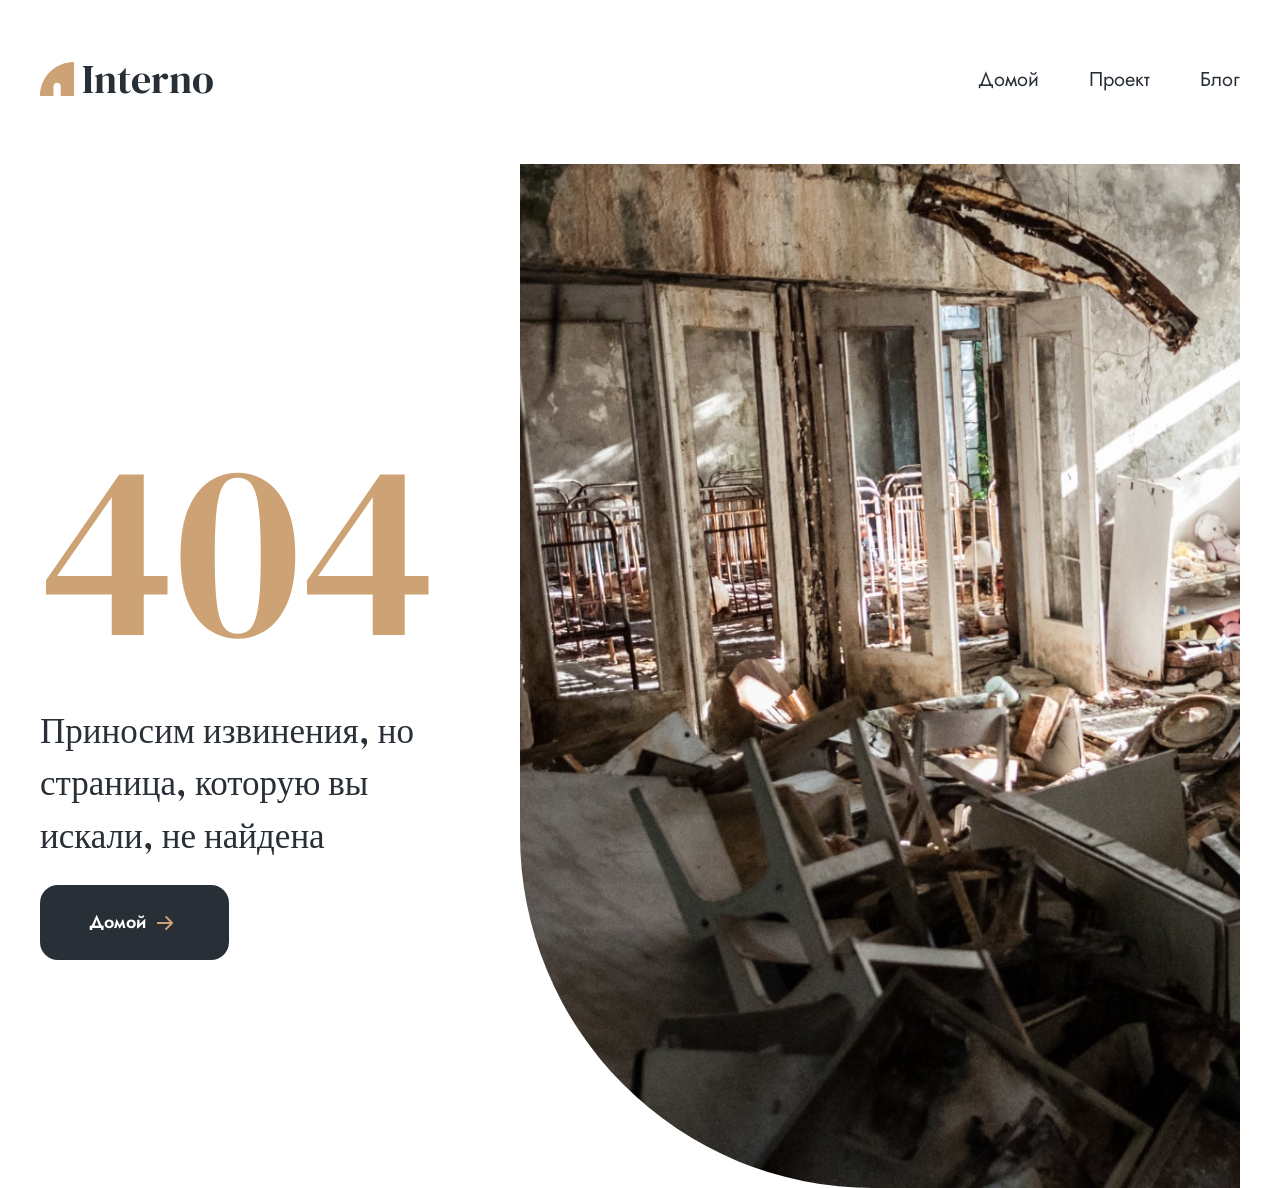
<file: index.html>
<!doctype html><html lang=""><head><meta charset="utf-8"><meta http-equiv="X-UA-Compatible" content="IE=edge"><meta name="viewport" content="width=device-width,initial-scale=1"><link rel="icon" href="/favicon.ico"><link rel="preconnect" href="https://fonts.googleapis.com"><link rel="preconnect" href="https://fonts.gstatic.com" crossorigin><link href="https://fonts.googleapis.com/css2?family=DM+Serif+Display:ital@0;1&display=swap" rel="stylesheet"><link href="https://fonts.googleapis.com/css2?family=DM+Serif+Display:ital@0;1&family=Jost:ital,wght@0,100..900;1,100..900&display=swap" rel="stylesheet"><title>app</title><script defer="defer" src="/js/chunk-vendors.9585250c.js"></script><script defer="defer" src="/js/app.49f0c6b6.js"></script><link href="/css/app.729c943f.css" rel="stylesheet"></head><body><noscript><strong>We're sorry but app doesn't work properly without JavaScript enabled. Please enable it to continue.</strong></noscript><div id="app"></div></body></html>
</file>
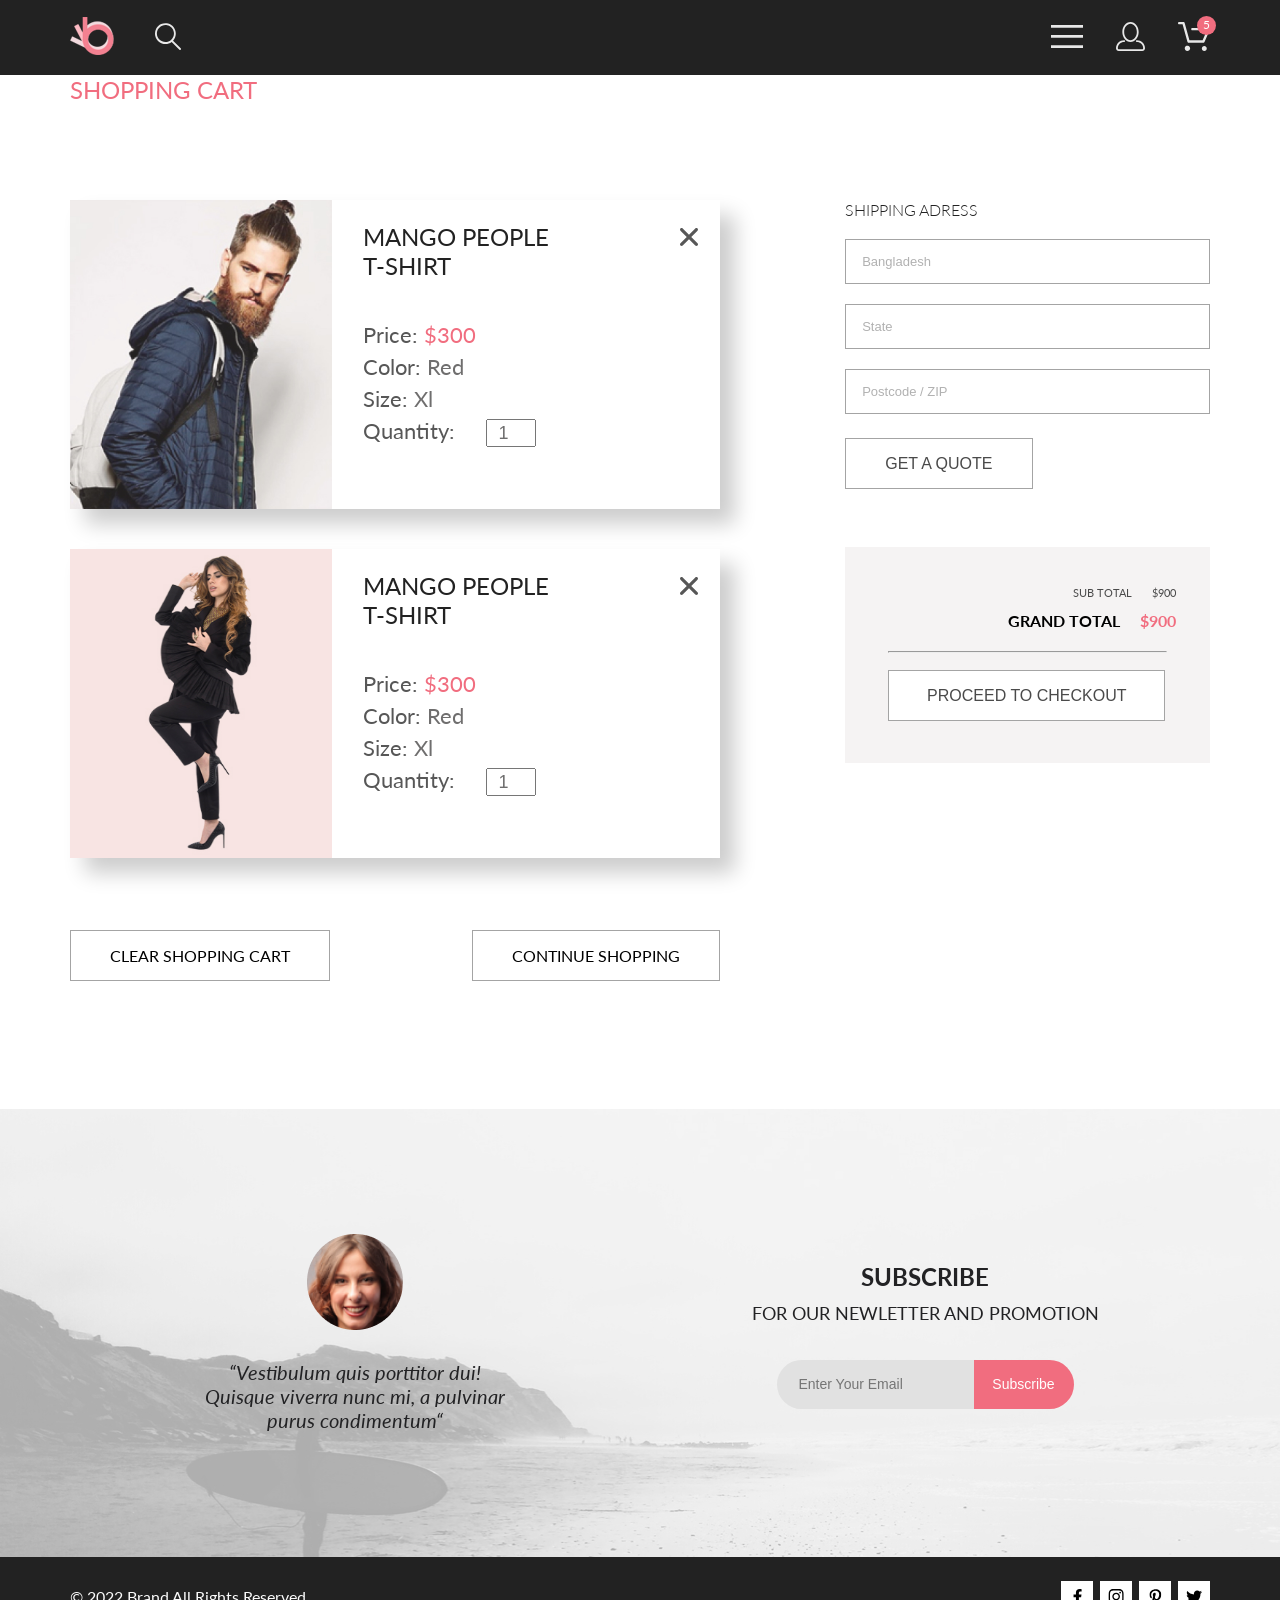
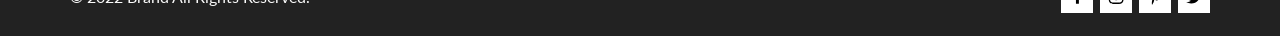
<file: cart.html>
<!DOCTYPE html>
<html lang="en">

<head>
    <link rel="preconnect" href="https://fonts.googleapis.com">
    <link rel="preconnect" href="https://fonts.gstatic.com" crossorigin>
    <link href="https://fonts.googleapis.com/css2?family=Lato:wght@300;400;700;900&display=swap" rel="stylesheet">
    <meta charset="UTF-8">
    <meta http-equiv="X-UA-Compatible" content="IE=edge">
    <meta name="viewport" content="width=device-width, initial-scale=1.0">
    <title>Catalog</title>
    <link rel="stylesheet" href="fonts/stylesheet.css">
    <link rel="stylesheet" href="style.css">
</head>

<body>
    <div class="top">
        <header class="header center">
            <div class="header__left">
                <a href="index.html"><img src="img/logo.svg" alt="logo"></a>
                <a href="" class="search"><img src="img/search.svg" alt="search"></a>
            </div>
            <div class="header__right">
                <div class="nav">
                    <label for="burger">
                        <img class="menu__img" src="img/menu.svg" alt="menu">
                    </label>
                    <input class="header__checkbox" id="burger" type="checkbox">
                    <nav class="menu">
                        <h3 class="menu__title">MENU</h3>
                        <h3 class="menu__subtitle">MAN</h3>
                        <li class="menu__list"><a class="menu__link" href="catalog.html">Accessories</a></li>
                        <li class="menu__list"><a class="menu__link" href="">Bags</a></li>
                        <li class="menu__list"><a class="menu__link" href="">Denim</a></li>
                        <li class="menu__list"><a class="menu__link" href="">T-Shirts</a></li>
                        <h3 class="menu__subtitle">WOMAN</h3>
                        <li class="menu__list"><a class="menu__link" href="">Accessories</a></li>
                        <li class="menu__list"><a class="menu__link" href="">Jackets&Coats</a></li>
                        <li class="menu__list"><a class="menu__link" href="">Polos</a></li>
                        <li class="menu__list"><a class="menu__link" href="">T-Shirts</a></li>
                        <h3 class="menu__subtitle">KIDS</h3>
                        <li class="menu__list"><a class="menu__link" href="">Accessories</a></li>
                        <li class="menu__list"><a class="menu__link" href="">Jackets&Coats</a></li>
                        <li class="menu__list"><a class="menu__link" href="">Polos</a></li>
                        <li class="menu__list"><a class="menu__link" href="">T-Shirts</a></li>
                    </nav>
                </div>
                <div class="account">
                    <img class="account__logo" src="img/account.svg" alt="account">
                </div>
                <div class="cart">
                    <a href="cart.html"><img class="cart__logo" src="img/cart.svg" alt="cart"></a>
                    <div class="count__products">5</div>
                </div>
            </div>
        </header>
        <div class="shopping-cart__head center">
            <h3 class="shopping-cart__title">SHOPPING CART</h3>
        </div>
        <div class="shopping-cart center">
            <div class="shopping-cart__products">
                <div class="shopping-cart__product">
                    <img src="img/product-1.jpg" alt="product-1" class="shopping-cart__product__img">
                    <div class="shopping-cart__product__info">
                        <a class="shopping-cart__product__title" href="">MANGO PEOPLE T-SHIRT</a>
                        <div class="shopping-cart__product__parametrs">
                            <p class="shopping-cart__product__parametr">Price: <span
                                    class="shopping-cart__product__price">$300</span></p>
                            <p class="shopping-cart__product__parametr">Color: <span
                                    class="shopping-cart__product__color">Red</span></p>
                            <p class="shopping-cart__product__parametr">Size: <span
                                    class="shopping-cart__product__size">Xl</span></p>
                            <p class="shopping-cart__product__parametr">Quantity: <input
                                    class="shopping-cart__product__quantity" type="number" value="1"></p>
                        </div>
                    </div>
                    <a href="" class="shopping-cart__product__delete"><svg class="" width="18.000000" height="18.000000"
                            viewBox="0 0 18 18" fill="none" xmlns="http://www.w3.org/2000/svg"
                            xmlns:xlink="http://www.w3.org/1999/xlink">
                            <defs />
                            <path id="Vector"
                                d="M11.24 9L17.53 2.71C17.82 2.41 17.99 2.01 17.99 1.59C17.99 1.17 17.82 0.76 17.53 0.46C17.23 0.16 16.83 0 16.4 0C15.98 0 15.58 0.16 15.28 0.46L9 6.75L2.71 0.46C2.41 0.16 2.01 0 1.59 0C1.16 0 0.76 0.16 0.46 0.46C0.16 0.76 0 1.16 0 1.59C0 2.01 0.16 2.41 0.46 2.71L6.75 9L0.46 15.28C0.16 15.58 0 15.98 0 16.4C0 16.83 0.16 17.23 0.46 17.53C0.76 17.83 1.16 18 1.59 18C2.01 18 2.41 17.83 2.71 17.53L9 11.24L15.28 17.53C15.58 17.83 15.98 18 16.4 18C16.83 18 17.23 17.83 17.53 17.53C17.83 17.23 18 16.83 18 16.4C18 15.98 17.83 15.58 17.53 15.28L11.24 9Z"
                                fill="#575757" fill-opacity="1.000000" fill-rule="nonzero" />
                        </svg></a>


                </div>

                <div class="shopping-cart__product">
                    <img src="img/product-2.jpg" alt="product-2" class="shopping-cart__product__img">
                    <div class="shopping-cart__product__info">
                        <a class="shopping-cart__product__title" href="">MANGO PEOPLE T-SHIRT</a>
                        <div class="shopping-cart__product__parametrs">
                            <p class="shopping-cart__product__parametr">Price: <span
                                    class="shopping-cart__product__price">$300</span></p>
                            <p class="shopping-cart__product__parametr">Color: <span
                                    class="shopping-cart__product__color">Red</span></p>
                            <p class="shopping-cart__product__parametr">Size: <span
                                    class="shopping-cart__product__size">Xl</span></p>
                            <p class="shopping-cart__product__parametr">Quantity: <input
                                    class="shopping-cart__product__quantity" type="number" value="1"></p>
                        </div>
                    </div>
                    <a href="" class="shopping-cart__product__delete"><svg class="" width="18.000000" height="18.000000"
                            viewBox="0 0 18 18" fill="none" xmlns="http://www.w3.org/2000/svg"
                            xmlns:xlink="http://www.w3.org/1999/xlink">
                            <defs />
                            <path id="Vector"
                                d="M11.24 9L17.53 2.71C17.82 2.41 17.99 2.01 17.99 1.59C17.99 1.17 17.82 0.76 17.53 0.46C17.23 0.16 16.83 0 16.4 0C15.98 0 15.58 0.16 15.28 0.46L9 6.75L2.71 0.46C2.41 0.16 2.01 0 1.59 0C1.16 0 0.76 0.16 0.46 0.46C0.16 0.76 0 1.16 0 1.59C0 2.01 0.16 2.41 0.46 2.71L6.75 9L0.46 15.28C0.16 15.58 0 15.98 0 16.4C0 16.83 0.16 17.23 0.46 17.53C0.76 17.83 1.16 18 1.59 18C2.01 18 2.41 17.83 2.71 17.53L9 11.24L15.28 17.53C15.58 17.83 15.98 18 16.4 18C16.83 18 17.23 17.83 17.53 17.53C17.83 17.23 18 16.83 18 16.4C18 15.98 17.83 15.58 17.53 15.28L11.24 9Z"
                                fill="#575757" fill-opacity="1.000000" fill-rule="nonzero" />
                        </svg></a>


                </div>
                <div class="shopping-cart__buttons">
                    <a href="#" class="shopping-cart__button">CLEAR SHOPPING CART</a>
                    <a href="#" class="shopping-cart__button">CONTINUE SHOPPING</a>
                </div>
            </div>
            <div class="shopping-cart__processing">
                <form class="shopping-cart__shipping-adress" action="">
                    <h3 class="shopping-cart__shipping-adress-title">SHIPPING ADRESS</h3>
                    <div class="shopping-cart__form__input">
                        <label for="name"></label>
                        <input class="shopping-cart__form__input-field" type="text" name="name" id="name" required
                            placeholder="Bangladesh" />
                    </div>
                    <div class="shopping-cart__form__input">
                        <label for="name"></label>
                        <input class="shopping-cart__form__input-field" type="text" name="state" id="state" required
                            placeholder="State" />
                    </div>
                    <div class="shopping-cart__form__input">
                        <label for="name"></label>
                        <input class="shopping-cart__form__input-field" type="text" name="zip" id="zip" required
                            placeholder="Postcode / ZIP" />
                    </div>
                    <div>
                        <input class="shopping-cart__getquote-button" type="submit" value="GET A QUOTE"/>
                    </div>
                </form>
                <div class="shopping-cart__checkout">
                    <p class="shopping-cart__sub-total">SUB TOTAL <span class="shopping-cart__sub-total__price"></span>$900</p>
                    <p class="shopping-cart__grand-total">GRAND TOTAL <span class="shopping-cart__grand-total__price">$900</span></p>
                    <hr class="shopping-cart__checkout__line">
                    <button class="shopping-cart__checkout-button">PROCEED TO CHECKOUT</button>
                </div>
            </div>
        </div>
        <section class="subscribe center">
            <div class="subscribe__info">
                <img class="subscribe__info__img" src="img/subscribe.png" alt="subscribe">
                <p class="subscribe__dsc">“Vestibulum quis porttitor dui! Quisque viverra nunc mi, a pulvinar purus
                    condimentum“
                </p>
            </div>
            <div class="subscribe__form">
                <h3 class="subscribe__title">SUBSCRIBE</h3>
                <h4 class="subscribe__subtitle">FOR OUR NEWLETTER AND PROMOTION</h4>
                <form class="subscribe__input" action="#">
                    <input class="subscribe__input__field" type="email" required placeholder="Enter Your Email">
                    <button class="subscribe__button">Subscribe</button>
                </form>
            </div>
        </section>
        <footer class="footer">
            <div class="footer__copyright">
                <p class="footer__copyright-text">
                    © 2022 Brand All Rights Reserved.
                </p>
            </div>
            <div class="footer__social__media">
                <a href="#">
                    <div class="footer__social-media-icon"><svg width="11" height="16" viewBox="0 0 11 16" fill="none"
                            xmlns="http://www.w3.org/2000/svg">
                            <path
                                d="M9.08836 8.28L9.50686 5.61602H6.89022V3.88729C6.89022 3.15847 7.25574 2.44806 8.42765 2.44806H9.61722V0.179975C9.61722 0.179975 8.53772 0 7.50561 0C5.35073 0 3.9422 1.27593 3.9422 3.5857V5.61602H1.54688V8.28H3.9422V14.72H6.89022V8.28H9.08836Z"
                                fill="black" />
                        </svg>
                    </div>
                </a>
                <a href="">
                    <div class="footer__social-media-icon"><svg width="16" height="15" viewBox="0 0 16 15" fill="none"
                            xmlns="http://www.w3.org/2000/svg">
                            <path
                                d="M8.13677 3.68162C6.02163 3.68162 4.31555 5.38494 4.31555 7.49666C4.31555 9.60838 6.02163 11.3117 8.13677 11.3117C10.2519 11.3117 11.958 9.60838 11.958 7.49666C11.958 5.38494 10.2519 3.68162 8.13677 3.68162ZM8.13677 9.97693C6.76991 9.97693 5.65248 8.86463 5.65248 7.49666C5.65248 6.12869 6.76658 5.01639 8.13677 5.01639C9.50695 5.01639 10.6211 6.12869 10.6211 7.49666C10.6211 8.86463 9.50363 9.97693 8.13677 9.97693ZM13.0056 3.52557C13.0056 4.02029 12.6065 4.41541 12.1143 4.41541C11.6188 4.41541 11.223 4.01697 11.223 3.52557C11.223 3.03416 11.6221 2.63572 12.1143 2.63572C12.6065 2.63572 13.0056 3.03416 13.0056 3.52557ZM15.5364 4.42869C15.4799 3.2367 15.2072 2.18084 14.3325 1.31092C13.4612 0.440997 12.4036 0.168732 11.2097 0.108966C9.9792 0.0392395 6.29101 0.0392395 5.0605 0.108966C3.8699 0.165411 2.81233 0.437677 1.93768 1.3076C1.06302 2.17752 0.793639 3.23338 0.733776 4.42537C0.663937 5.65389 0.663937 9.33611 0.733776 10.5646C0.790313 11.7566 1.06302 12.8125 1.93768 13.6824C2.81233 14.5523 3.86658 14.8246 5.0605 14.8844C6.29101 14.9541 9.9792 14.9541 11.2097 14.8844C12.4036 14.8279 13.4612 14.5556 14.3325 13.6824C15.2039 12.8125 15.4766 11.7566 15.5364 10.5646C15.6063 9.33611 15.6063 5.65721 15.5364 4.42869ZM13.9468 11.8828C13.6874 12.5336 13.1852 13.0349 12.53 13.2972C11.5489 13.6857 9.22094 13.5961 8.13677 13.5961C7.05259 13.5961 4.72128 13.6824 3.74353 13.2972C3.09169 13.0383 2.58951 12.5369 2.32678 11.8828C1.93768 10.9033 2.02747 8.57908 2.02747 7.49666C2.02747 6.41424 1.941 4.0867 2.32678 3.11053C2.58619 2.45975 3.08837 1.95838 3.74353 1.69608C4.72461 1.3076 7.05259 1.39725 8.13677 1.39725C9.22094 1.39725 11.5523 1.31092 12.53 1.69608C13.1818 1.95506 13.684 2.45643 13.9468 3.11053C14.3359 4.09002 14.2461 6.41424 14.2461 7.49666C14.2461 8.57908 14.3359 10.9066 13.9468 11.8828Z"
                                fill="black" />
                        </svg>
                    </div>
                </a>
                <a href="">
                    <div class="footer__social-media-icon"><svg width="13" height="16" viewBox="0 0 13 16" fill="none"
                            xmlns="http://www.w3.org/2000/svg">
                            <g clip-path="url(#clip0__190__1618)">
                                <path
                                    d="M6.7402 0.203125C3.55552 0.203125 0.408081 2.34063 0.408081 5.8C0.408081 8 1.63726 9.25 2.38221 9.25C2.68951 9.25 2.86643 8.3875 2.86643 8.14375C2.86643 7.85313 2.13079 7.23438 2.13079 6.025C2.13079 3.5125 4.03043 1.73125 6.48878 1.73125C8.60259 1.73125 10.167 2.94062 10.167 5.1625C10.167 6.82187 9.50585 9.93437 7.3641 9.93437C6.59121 9.93437 5.93006 9.37187 5.93006 8.56563C5.93006 7.38438 6.74951 6.24062 6.74951 5.02187C6.74951 2.95312 3.83487 3.32812 3.83487 5.82812C3.83487 6.35313 3.90006 6.93437 4.13286 7.4125C3.70451 9.26875 2.82919 12.0344 2.82919 13.9469C2.82919 14.5375 2.91299 15.1188 2.96886 15.7094C3.0744 15.8281 3.02163 15.8156 3.18304 15.7563C4.74744 13.6 4.69157 13.1781 5.39928 10.3562C5.78107 11.0875 6.76814 11.4812 7.55034 11.4812C10.8468 11.4812 12.3274 8.24688 12.3274 5.33125C12.3274 2.22813 9.66415 0.203125 6.7402 0.203125Z"
                                    fill="black" />
                            </g>
                            <defs>
                                <clipPath id="clip0__190__1618">
                                    <rect width="11.9193" height="16" fill="white" transform="translate(0.408081)" />
                                </clipPath>
                            </defs>
                        </svg>
                    </div>
                </a>
                <a href="">
                    <div class="footer__social-media-icon">
                        <svg width="17" height="14" viewBox="0 0 17 14" fill="none" xmlns="http://www.w3.org/2000/svg">
                            <path
                                d="M14.4181 3.74107C14.4281 3.88319 14.4281 4.02535 14.4281 4.16747C14.4281 8.50247 11.1509 13.4974 5.16096 13.4974C3.31558 13.4974 1.60132 12.9593 0.159302 12.0253C0.421495 12.0558 0.673569 12.0659 0.94585 12.0659C2.46851 12.0659 3.8702 11.5482 4.98953 10.6649C3.5576 10.6345 2.3576 9.69032 1.94415 8.39081C2.14585 8.42125 2.34751 8.44156 2.5593 8.44156C2.85172 8.44156 3.14418 8.40094 3.41643 8.32991C1.92401 8.02531 0.80465 6.70553 0.80465 5.11163V5.07103C1.23825 5.31469 1.74249 5.46697 2.2769 5.48725C1.39959 4.89841 0.824826 3.89335 0.824826 2.75628C0.824826 2.14716 0.98614 1.58878 1.26851 1.10147C2.87187 3.09131 5.28195 4.39078 7.98443 4.53294C7.93403 4.28928 7.90376 4.0355 7.90376 3.78169C7.90376 1.97457 9.35586 0.502502 11.1609 0.502502C12.0987 0.502502 12.9457 0.89844 13.5407 1.53803C14.2768 1.39591 14.9827 1.12178 15.6079 0.746159C15.3659 1.5076 14.8516 2.14719 14.176 2.55325C14.8315 2.48222 15.4668 2.29944 16.0516 2.04566C15.608 2.69538 15.0533 3.27403 14.4181 3.74107Z"
                                fill="black" />
                        </svg>
                    </div>
                </a>
            </div>
        </footer>
    </div>
</body>

</html>
</file>
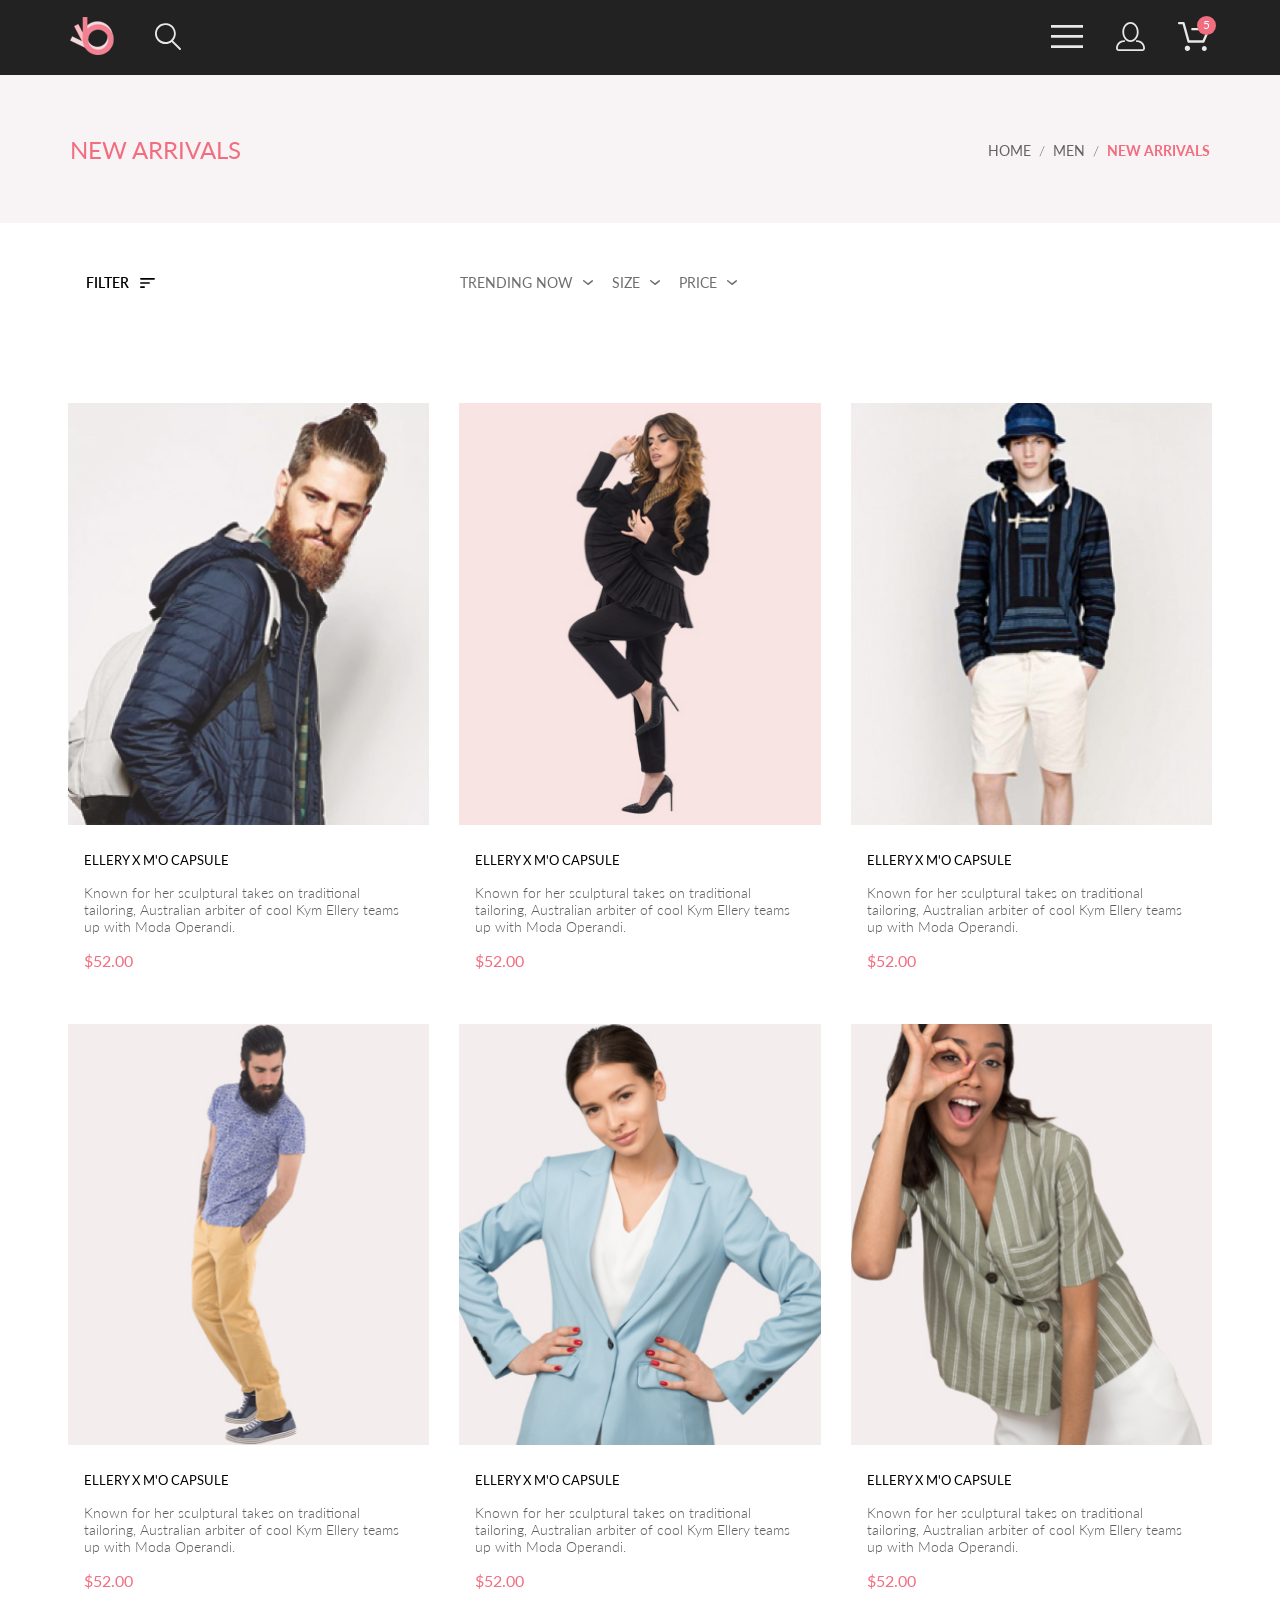
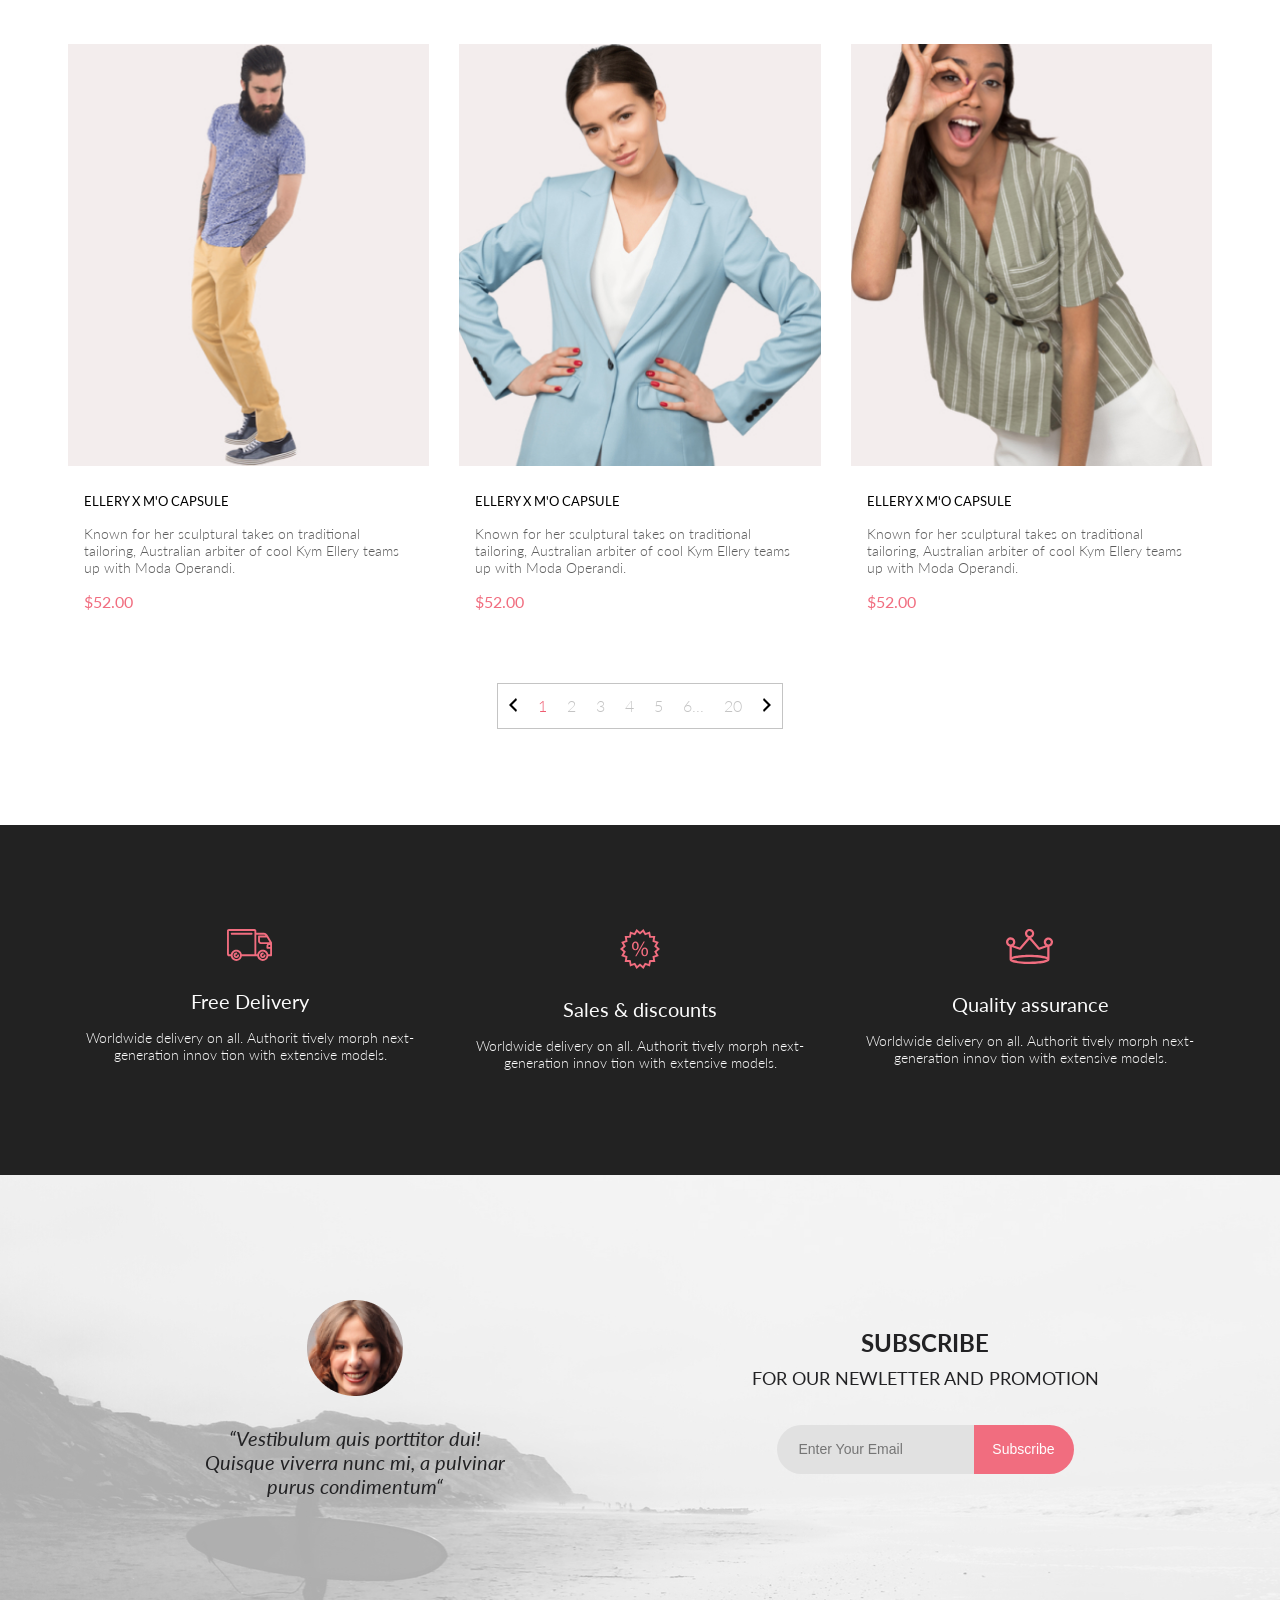
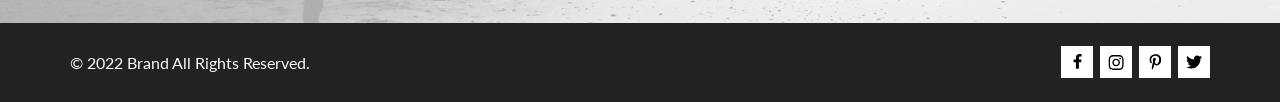
<file: catalog.html>
<!DOCTYPE html>
<html lang="en">

<head>
    <link rel="preconnect" href="https://fonts.googleapis.com">
    <link rel="preconnect" href="https://fonts.gstatic.com" crossorigin>
    <link href="https://fonts.googleapis.com/css2?family=Lato:wght@300;400;700;900&display=swap" rel="stylesheet">
    <meta charset="UTF-8">
    <meta http-equiv="X-UA-Compatible" content="IE=edge">
    <meta name="viewport" content="width=device-width, initial-scale=1.0">
    <title>Catalog</title>
    <link rel="stylesheet" href="fonts/stylesheet.css">
    <link rel="stylesheet" href="style.css">
</head>

<body>
    <div class="top">
        <header class="header center">
            <div class="header__left">
                <a href="index.html"><img src="img/logo.svg" alt="logo"></a>
                <a href="" class="search"><img src="img/search.svg" alt="search"></a>
            </div>
            <div class="header__right">
                <div class="nav">
                    <label for="burger">
                        <img class="menu__img" src="img/menu.svg" alt="menu">
                    </label>
                    <input class="header__checkbox" id="burger" type="checkbox">
                    <nav class="menu">
                        <h3 class="menu__title">MENU</h3>
                        <h3 class="menu__subtitle">MAN</h3>
                        <li class="menu__list"><a class="menu__link" href="catalog.html">Accessories</a></li>
                        <li class="menu__list"><a class="menu__link" href="">Bags</a></li>
                        <li class="menu__list"><a class="menu__link" href="">Denim</a></li>
                        <li class="menu__list"><a class="menu__link" href="">T-Shirts</a></li>
                        <h3 class="menu__subtitle">WOMAN</h3>
                        <li class="menu__list"><a class="menu__link" href="">Accessories</a></li>
                        <li class="menu__list"><a class="menu__link" href="">Jackets&Coats</a></li>
                        <li class="menu__list"><a class="menu__link" href="">Polos</a></li>
                        <li class="menu__list"><a class="menu__link" href="">T-Shirts</a></li>
                        <h3 class="menu__subtitle">KIDS</h3>
                        <li class="menu__list"><a class="menu__link" href="">Accessories</a></li>
                        <li class="menu__list"><a class="menu__link" href="">Jackets&Coats</a></li>
                        <li class="menu__list"><a class="menu__link" href="">Polos</a></li>
                        <li class="menu__list"><a class="menu__link" href="">T-Shirts</a></li>
                    </nav>
                </div>
                <div class="account">
                    <a href="registration.html"><img class="account__logo" src="img/account.svg" alt="account"></a>
                </div>
                <div class="cart">
                    <a href="cart.html"><img class="cart__logo" src="img/cart.svg" alt="cart"></a>
                    <div class="count__products">5</div>
                </div>
            </div>
        </header>
        <section class="breadcrumbs__head center">
            <h3 class="breadcrumbs__title">NEW ARRIVALS</h3>
            <div class="breadcrumbs">
                <div class="breadcrumbs__box-link"><a href="" class="breadcrumbs__link">HOME</a></div>
                <div class="breadcrumbs__box-link"><a href="" class="breadcrumbs__link">MEN</a></div>
                <div class="breadcrumbs__box-link"><a href="" class="breadcrumbs__link">NEW ARRIVALS</a></div>
            </div>
        </section>
        <div class="filter-sort center">
            <details class="filter">
                <summary class="filter__summary"><span class="filter__heading">FILTER</span><svg width="15.000000"
                        height="10.000000" viewBox="0 0 15 10" fill="none" xmlns="http://www.w3.org/2000/svg"
                        xmlns:xlink="http://www.w3.org/1999/xlink">
                        <defs />
                        <path
                            d="M0.83 10L4.16 10C4.62 10 5 9.62 5 9.16C5 8.7 4.62 8.33 4.16 8.33L0.83 8.33C0.37 8.33 0 8.7 0 9.16C0 9.62 0.37 10 0.83 10ZM0 0.83C0 1.29 0.37 1.66 0.83 1.66L14.16 1.66C14.62 1.66 15 1.29 15 0.83C15 0.37 14.62 0 14.16 0L0.83 0C0.37 0 0 0.37 0 0.83ZM0.83 5.83L9.16 5.83C9.62 5.83 10 5.45 10 5C10 4.54 9.62 4.16 9.16 4.16L0.83 4.16C0.37 4.16 0 4.54 0 5C0 5.45 0.37 5.83 0.83 5.83Z"
                            fill="#000000" fill-opacity="1.000000" fill-rule="nonzero" />
                    </svg>
                </summary>
                <div class="filter__content">
                    <details class="filter__item" open>
                        <summary class="filter__head">
                            CATEGORY
                        </summary>
                        <div class="filter__link-box">
                            <a href="" class="filter__link">Accessories</a>
                            <a href="" class="filter__link">Bags</a>
                            <a href="" class="filter__link">Denim</a>
                            <a href="" class="filter__link">Hoodies & Sweatshirts</a>
                            <a href="" class="filter__link">Jackets & Coats</a>
                            <a href="" class="filter__link">Polos</a>
                            <a href="" class="filter__link">Shirts</a>
                            <a href="" class="filter__link">Shoes</a>
                            <a href="" class="filter__link">Sweaters & Knits</a>
                            <a href="" class="filter__link">T-Shirts</a>
                            <a href="" class="filter__link">Tanks</a>
                        </div>
                    </details>
                    <details class="filter__item">
                        <summary class="filter__head">
                            BRAND
                        </summary>
                        <div class="filter__link-box">
                            <a href="" class="filter__link">Accessories</a>
                            <a href="" class="filter__link">Bags</a>
                            <a href="" class="filter__link">Denim</a>
                            <a href="" class="filter__link">Hoodies & Sweatshirts</a>
                            <a href="" class="filter__link">Jackets & Coats</a>
                            <a href="" class="filter__link">Polos</a>
                            <a href="" class="filter__link">Shirts</a>
                            <a href="" class="filter__link">Shoes</a>
                            <a href="" class="filter__link">Sweaters & Knits</a>
                            <a href="" class="filter__link">T-Shirts</a>
                            <a href="" class="filter__link">Tanks</a>
                        </div>
                    </details>
                    <details class="filter__item">
                        <summary class="filter__head">
                            DESIGNED
                        </summary>
                        <div class="filter__link-box">
                            <a href="" class="filter__link">Accessories</a>
                            <a href="" class="filter__link">Bags</a>
                            <a href="" class="filter__link">Denim</a>
                            <a href="" class="filter__link">Hoodies & Sweatshirts</a>
                            <a href="" class="filter__link">Jackets & Coats</a>
                            <a href="" class="filter__link">Polos</a>
                            <a href="" class="filter__link">Shirts</a>
                            <a href="" class="filter__link">Shoes</a>
                            <a href="" class="filter__link">Sweaters & Knits</a>
                            <a href="" class="filter__link">T-Shirts</a>
                            <a href="" class="filter__link">Tanks</a>
                        </div>
                    </details>
                </div>
            </details>
            <div class="sort">
                <details class="sort__details">
                    <summary class="sort__summary"><span class="sort__heading">TRENDING NOW</span><svg width="11.000000"
                            height="6.000000" viewBox="0 0 11 6" fill="none" xmlns="http://www.w3.org/2000/svg"
                            xmlns:xlink="http://www.w3.org/1999/xlink">
                            <defs />
                            <path id="Vector"
                                d="M5 5C4.83 5 4.67 4.94 4.54 4.83L0.25 1.26C0.11 1.14 0.02 0.96 0 0.78C-0.02 0.59 0.04 0.4 0.16 0.25C0.28 0.11 0.46 0.02 0.64 0C0.83 -0.02 1.02 0.04 1.17 0.16L5 3.36L8.83 0.27C8.9 0.22 8.98 0.17 9.07 0.14C9.16 0.12 9.26 0.11 9.35 0.12C9.45 0.13 9.54 0.16 9.62 0.2C9.7 0.25 9.78 0.31 9.83 0.38C9.9 0.46 9.95 0.54 9.98 0.63C10.01 0.73 10.02 0.83 10.01 0.93C10 1.02 9.97 1.12 9.93 1.2C9.88 1.29 9.81 1.37 9.73 1.42L5.45 4.88C5.32 4.97 5.16 5.01 5 5Z"
                                fill="#6F6E6E" fill-opacity="1.000000" fill-rule="nonzero" />
                        </svg>
                    </summary>
                    <div class="sort__box">
                        <div class="sort__check">
                            <input class="sort__checkbox" id="sort__check1" type="checkbox">
                            <label for="sort__check1">XS</label>
                        </div>
                        <div class="sort__check">
                            <input class="sort__checkbox" id="sort__check2" type="checkbox">
                            <label for="sort__check2">S</label>
                        </div>
                        <div class="sort__check">
                            <input class="sort__checkbox" id="sort__check3" type="checkbox">
                            <label for="sort__check3">M</label>
                        </div>
                        <div class="sort__check">
                            <input class="sort__checkbox" id="sort__check4" type="checkbox">
                            <label for="sort__check4">L</label>
                        </div>
                    </div>
                </details>
                <details class="sort__details">
                    <summary class="sort__summary"><span class="sort__heading">SIZE</span><svg width="11.000000"
                            height="6.000000" viewBox="0 0 11 6" fill="none" xmlns="http://www.w3.org/2000/svg"
                            xmlns:xlink="http://www.w3.org/1999/xlink">
                            <defs />
                            <path id="Vector"
                                d="M5 5C4.83 5 4.67 4.94 4.54 4.83L0.25 1.26C0.11 1.14 0.02 0.96 0 0.78C-0.02 0.59 0.04 0.4 0.16 0.25C0.28 0.11 0.46 0.02 0.64 0C0.83 -0.02 1.02 0.04 1.17 0.16L5 3.36L8.83 0.27C8.9 0.22 8.98 0.17 9.07 0.14C9.16 0.12 9.26 0.11 9.35 0.12C9.45 0.13 9.54 0.16 9.62 0.2C9.7 0.25 9.78 0.31 9.83 0.38C9.9 0.46 9.95 0.54 9.98 0.63C10.01 0.73 10.02 0.83 10.01 0.93C10 1.02 9.97 1.12 9.93 1.2C9.88 1.29 9.81 1.37 9.73 1.42L5.45 4.88C5.32 4.97 5.16 5.01 5 5Z"
                                fill="#6F6E6E" fill-opacity="1.000000" fill-rule="nonzero" />
                        </svg>
                    </summary>
                    <div class="sort__box">
                        <div class="sort__check">
                            <input class="sort__checkbox" id="sort__check1" type="checkbox">
                            <label for="sort__check1">XS</label>
                        </div>
                        <div class="sort__check">
                            <input class="sort__checkbox" id="sort__check2" type="checkbox">
                            <label for="sort__check2">S</label>
                        </div>
                        <div class="sort__check">
                            <input class="sort__checkbox" id="sort__check3" type="checkbox">
                            <label for="sort__check3">M</label>
                        </div>
                        <div class="sort__check">
                            <input class="sort__checkbox" id="sort__check4" type="checkbox">
                            <label for="sort__check4">L</label>
                        </div>
                    </div>
                </details>
                <details class="sort__details">
                    <summary class="sort__summary"><span class="sort__heading">PRICE</span><svg width="11.000000"
                            height="6.000000" viewBox="0 0 11 6" fill="none" xmlns="http://www.w3.org/2000/svg"
                            xmlns:xlink="http://www.w3.org/1999/xlink">
                            <defs />
                            <path id="Vector"
                                d="M5 5C4.83 5 4.67 4.94 4.54 4.83L0.25 1.26C0.11 1.14 0.02 0.96 0 0.78C-0.02 0.59 0.04 0.4 0.16 0.25C0.28 0.11 0.46 0.02 0.64 0C0.83 -0.02 1.02 0.04 1.17 0.16L5 3.36L8.83 0.27C8.9 0.22 8.98 0.17 9.07 0.14C9.16 0.12 9.26 0.11 9.35 0.12C9.45 0.13 9.54 0.16 9.62 0.2C9.7 0.25 9.78 0.31 9.83 0.38C9.9 0.46 9.95 0.54 9.98 0.63C10.01 0.73 10.02 0.83 10.01 0.93C10 1.02 9.97 1.12 9.93 1.2C9.88 1.29 9.81 1.37 9.73 1.42L5.45 4.88C5.32 4.97 5.16 5.01 5 5Z"
                                fill="#6F6E6E" fill-opacity="1.000000" fill-rule="nonzero" />
                        </svg>
                    </summary>
                </details>
            </div>
        </div>
        <div class="catalog center">
            <div class="catalog__items">
                <div class="product">
                    <div class="product__img__block">
                        <img class="product__img" src="img/product-1.jpg" alt="product-1">
                        <div class="product__add">
                            <div class="product__add__button">
                                <svg class="product__cart-img" width="25.987432" height="23.973267" viewBox="0 0 25.9874 23.9733"
                                    fill="none" xmlns="http://www.w3.org/2000/svg"
                                    xmlns:xlink="http://www.w3.org/1999/xlink">
                                    <defs />
                                    <path
                                        d="M21.3154 21.9733C21.3605 21.9619 21.3818 21.9409 21.3995 21.9199C21.4072 21.9108 21.415 21.9016 21.4229 21.8926C21.4594 21.8508 21.4627 21.7623 21.4619 21.7175C21.4487 21.6115 21.3579 21.5386 21.2806 21.5386C21.2769 21.5386 21.2731 21.5387 21.2707 21.5388C21.1926 21.5442 21.1048 21.6479 21.1114 21.7695C21.1207 21.8864 21.2069 21.9733 21.2787 21.9733L21.3154 21.9733ZM7.659 21.9669C7.75818 21.9669 7.83881 21.8726 7.83881 21.7566C7.83881 21.6411 7.75818 21.5471 7.659 21.5471C7.55988 21.5471 7.47919 21.6411 7.47919 21.7566C7.47919 21.8726 7.55988 21.9669 7.659 21.9669ZM21.4389 23.9733C21.3912 23.9733 21.3273 23.9733 21.2787 23.9733C20.1411 23.9733 19.1961 23.0615 19.116 21.905C19.0359 20.7 19.9332 19.6254 21.1347 19.5435C21.1836 19.5402 21.2323 19.5386 21.2806 19.5386C22.4194 19.5386 23.3808 20.4395 23.4585 21.5955C23.49 22.1985 23.3136 22.7682 22.9293 23.2083C22.545 23.6646 22.0158 23.9247 21.4389 23.9733ZM7.659 23.9669C6.45477 23.9669 5.47919 22.9779 5.47919 21.7566C5.47919 20.5361 6.45477 19.5471 7.659 19.5471C8.86316 19.5471 9.83881 20.5361 9.83881 21.7566C9.83881 22.9779 8.86316 23.9669 7.659 23.9669ZM20.6379 17.1008L8.57251 17.1008C8.13959 17.1008 7.75531 16.8075 7.64276 16.3845L3.71698 1.95471L0.961182 1.95471C0.432861 1.95471 0 1.51562 0 0.977417C0 0.440063 0.432861 0 0.961182 0L4.43878 0C4.87079 0 5.25507 0.293335 5.36755 0.717285L9.2934 15.1461L19.9971 15.1461L23.5539 6.84082L11.6973 6.84082C11.1681 6.84082 10.7352 6.40076 10.7352 5.86353C10.7352 5.32617 11.1681 4.88611 11.6973 4.88611L25.0281 4.88611C25.3485 4.88611 25.6536 5.04895 25.8291 5.32617C26.0055 5.60242 26.0379 5.94446 25.9092 6.25403L21.519 16.514C21.3588 16.8723 21.0222 17.1008 20.6379 17.1008Z"
                                        fill="#FFFFFF" fill-opacity="1.000000" fill-rule="nonzero" />
                                </svg>
                                <p class="product__add-to-cart">Add to Cart</p>
                            </div>
                        </div>
                    </div>
                    <div class="product__content">
                        <h3 class="product__name">ELLERY X M'O CAPSULE</h3>
                        <p class="product__dsc">Known for her sculptural takes on traditional tailoring, Australian
                            arbiter
                            of cool Kym Ellery teams up with Moda Operandi.</p>
                        <P class="product__price">$52.00</P>
                    </div>
                </div>
                <div class="product">
                    <div class="product__img__block">
                        <img class="product__img" src="img/product-2.jpg" alt="product-2">
                        <div class="product__add">
                            <div class="product__add__button">
                                <svg class="product__cart-img" width="25.987432" height="23.973267" viewBox="0 0 25.9874 23.9733"
                                    fill="none" xmlns="http://www.w3.org/2000/svg"
                                    xmlns:xlink="http://www.w3.org/1999/xlink">
                                    <defs />
                                    <path
                                        d="M21.3154 21.9733C21.3605 21.9619 21.3818 21.9409 21.3995 21.9199C21.4072 21.9108 21.415 21.9016 21.4229 21.8926C21.4594 21.8508 21.4627 21.7623 21.4619 21.7175C21.4487 21.6115 21.3579 21.5386 21.2806 21.5386C21.2769 21.5386 21.2731 21.5387 21.2707 21.5388C21.1926 21.5442 21.1048 21.6479 21.1114 21.7695C21.1207 21.8864 21.2069 21.9733 21.2787 21.9733L21.3154 21.9733ZM7.659 21.9669C7.75818 21.9669 7.83881 21.8726 7.83881 21.7566C7.83881 21.6411 7.75818 21.5471 7.659 21.5471C7.55988 21.5471 7.47919 21.6411 7.47919 21.7566C7.47919 21.8726 7.55988 21.9669 7.659 21.9669ZM21.4389 23.9733C21.3912 23.9733 21.3273 23.9733 21.2787 23.9733C20.1411 23.9733 19.1961 23.0615 19.116 21.905C19.0359 20.7 19.9332 19.6254 21.1347 19.5435C21.1836 19.5402 21.2323 19.5386 21.2806 19.5386C22.4194 19.5386 23.3808 20.4395 23.4585 21.5955C23.49 22.1985 23.3136 22.7682 22.9293 23.2083C22.545 23.6646 22.0158 23.9247 21.4389 23.9733ZM7.659 23.9669C6.45477 23.9669 5.47919 22.9779 5.47919 21.7566C5.47919 20.5361 6.45477 19.5471 7.659 19.5471C8.86316 19.5471 9.83881 20.5361 9.83881 21.7566C9.83881 22.9779 8.86316 23.9669 7.659 23.9669ZM20.6379 17.1008L8.57251 17.1008C8.13959 17.1008 7.75531 16.8075 7.64276 16.3845L3.71698 1.95471L0.961182 1.95471C0.432861 1.95471 0 1.51562 0 0.977417C0 0.440063 0.432861 0 0.961182 0L4.43878 0C4.87079 0 5.25507 0.293335 5.36755 0.717285L9.2934 15.1461L19.9971 15.1461L23.5539 6.84082L11.6973 6.84082C11.1681 6.84082 10.7352 6.40076 10.7352 5.86353C10.7352 5.32617 11.1681 4.88611 11.6973 4.88611L25.0281 4.88611C25.3485 4.88611 25.6536 5.04895 25.8291 5.32617C26.0055 5.60242 26.0379 5.94446 25.9092 6.25403L21.519 16.514C21.3588 16.8723 21.0222 17.1008 20.6379 17.1008Z"
                                        fill="#FFFFFF" fill-opacity="1.000000" fill-rule="nonzero" />
                                </svg>
                                <p class="product__add-to-cart">Add to Cart</p>
                            </div>
                        </div>

                    </div>
                    <div class="product__content">
                        <h3 class="product__name">ELLERY X M'O CAPSULE</h3>
                        <p class="product__dsc">Known for her sculptural takes on traditional tailoring, Australian
                            arbiter
                            of cool Kym Ellery teams up with Moda Operandi.</p>
                        <P class="product__price">$52.00</P>
                    </div>
                </div>
                <div class="product">
                    <div class="product__img__block">
                        <img class="product__img" src="img/product-3.jpg" alt="product-3">
                        <div class="product__add">
                            <div class="product__add__button">
                                <svg class="product__cart-img" width="25.987432" height="23.973267" viewBox="0 0 25.9874 23.9733"
                                    fill="none" xmlns="http://www.w3.org/2000/svg"
                                    xmlns:xlink="http://www.w3.org/1999/xlink">
                                    <defs />
                                    <path
                                        d="M21.3154 21.9733C21.3605 21.9619 21.3818 21.9409 21.3995 21.9199C21.4072 21.9108 21.415 21.9016 21.4229 21.8926C21.4594 21.8508 21.4627 21.7623 21.4619 21.7175C21.4487 21.6115 21.3579 21.5386 21.2806 21.5386C21.2769 21.5386 21.2731 21.5387 21.2707 21.5388C21.1926 21.5442 21.1048 21.6479 21.1114 21.7695C21.1207 21.8864 21.2069 21.9733 21.2787 21.9733L21.3154 21.9733ZM7.659 21.9669C7.75818 21.9669 7.83881 21.8726 7.83881 21.7566C7.83881 21.6411 7.75818 21.5471 7.659 21.5471C7.55988 21.5471 7.47919 21.6411 7.47919 21.7566C7.47919 21.8726 7.55988 21.9669 7.659 21.9669ZM21.4389 23.9733C21.3912 23.9733 21.3273 23.9733 21.2787 23.9733C20.1411 23.9733 19.1961 23.0615 19.116 21.905C19.0359 20.7 19.9332 19.6254 21.1347 19.5435C21.1836 19.5402 21.2323 19.5386 21.2806 19.5386C22.4194 19.5386 23.3808 20.4395 23.4585 21.5955C23.49 22.1985 23.3136 22.7682 22.9293 23.2083C22.545 23.6646 22.0158 23.9247 21.4389 23.9733ZM7.659 23.9669C6.45477 23.9669 5.47919 22.9779 5.47919 21.7566C5.47919 20.5361 6.45477 19.5471 7.659 19.5471C8.86316 19.5471 9.83881 20.5361 9.83881 21.7566C9.83881 22.9779 8.86316 23.9669 7.659 23.9669ZM20.6379 17.1008L8.57251 17.1008C8.13959 17.1008 7.75531 16.8075 7.64276 16.3845L3.71698 1.95471L0.961182 1.95471C0.432861 1.95471 0 1.51562 0 0.977417C0 0.440063 0.432861 0 0.961182 0L4.43878 0C4.87079 0 5.25507 0.293335 5.36755 0.717285L9.2934 15.1461L19.9971 15.1461L23.5539 6.84082L11.6973 6.84082C11.1681 6.84082 10.7352 6.40076 10.7352 5.86353C10.7352 5.32617 11.1681 4.88611 11.6973 4.88611L25.0281 4.88611C25.3485 4.88611 25.6536 5.04895 25.8291 5.32617C26.0055 5.60242 26.0379 5.94446 25.9092 6.25403L21.519 16.514C21.3588 16.8723 21.0222 17.1008 20.6379 17.1008Z"
                                        fill="#FFFFFF" fill-opacity="1.000000" fill-rule="nonzero" />
                                </svg>
                                <p class="product__add-to-cart">Add to Cart</p>
                            </div>
                        </div>

                    </div>
                    <div class="product__content">
                        <h3 class="product__name">ELLERY X M'O CAPSULE</h3>
                        <p class="product__dsc">Known for her sculptural takes on traditional tailoring, Australian
                            arbiter
                            of cool Kym Ellery teams up with Moda Operandi.</p>
                        <P class="product__price">$52.00</P>
                    </div>
                </div>
                <div class="product">
                    <div class="product__img__block">
                        <img class="product__img" src="img/product-4.jpg" alt="product-4">
                        <div class="product__add">
                            <div class="product__add__button">
                                <svg class="product__cart-img" width="25.987432" height="23.973267" viewBox="0 0 25.9874 23.9733"
                                    fill="none" xmlns="http://www.w3.org/2000/svg"
                                    xmlns:xlink="http://www.w3.org/1999/xlink">
                                    <defs />
                                    <path
                                        d="M21.3154 21.9733C21.3605 21.9619 21.3818 21.9409 21.3995 21.9199C21.4072 21.9108 21.415 21.9016 21.4229 21.8926C21.4594 21.8508 21.4627 21.7623 21.4619 21.7175C21.4487 21.6115 21.3579 21.5386 21.2806 21.5386C21.2769 21.5386 21.2731 21.5387 21.2707 21.5388C21.1926 21.5442 21.1048 21.6479 21.1114 21.7695C21.1207 21.8864 21.2069 21.9733 21.2787 21.9733L21.3154 21.9733ZM7.659 21.9669C7.75818 21.9669 7.83881 21.8726 7.83881 21.7566C7.83881 21.6411 7.75818 21.5471 7.659 21.5471C7.55988 21.5471 7.47919 21.6411 7.47919 21.7566C7.47919 21.8726 7.55988 21.9669 7.659 21.9669ZM21.4389 23.9733C21.3912 23.9733 21.3273 23.9733 21.2787 23.9733C20.1411 23.9733 19.1961 23.0615 19.116 21.905C19.0359 20.7 19.9332 19.6254 21.1347 19.5435C21.1836 19.5402 21.2323 19.5386 21.2806 19.5386C22.4194 19.5386 23.3808 20.4395 23.4585 21.5955C23.49 22.1985 23.3136 22.7682 22.9293 23.2083C22.545 23.6646 22.0158 23.9247 21.4389 23.9733ZM7.659 23.9669C6.45477 23.9669 5.47919 22.9779 5.47919 21.7566C5.47919 20.5361 6.45477 19.5471 7.659 19.5471C8.86316 19.5471 9.83881 20.5361 9.83881 21.7566C9.83881 22.9779 8.86316 23.9669 7.659 23.9669ZM20.6379 17.1008L8.57251 17.1008C8.13959 17.1008 7.75531 16.8075 7.64276 16.3845L3.71698 1.95471L0.961182 1.95471C0.432861 1.95471 0 1.51562 0 0.977417C0 0.440063 0.432861 0 0.961182 0L4.43878 0C4.87079 0 5.25507 0.293335 5.36755 0.717285L9.2934 15.1461L19.9971 15.1461L23.5539 6.84082L11.6973 6.84082C11.1681 6.84082 10.7352 6.40076 10.7352 5.86353C10.7352 5.32617 11.1681 4.88611 11.6973 4.88611L25.0281 4.88611C25.3485 4.88611 25.6536 5.04895 25.8291 5.32617C26.0055 5.60242 26.0379 5.94446 25.9092 6.25403L21.519 16.514C21.3588 16.8723 21.0222 17.1008 20.6379 17.1008Z"
                                        fill="#FFFFFF" fill-opacity="1.000000" fill-rule="nonzero" />
                                </svg>
                                <p class="product__add-to-cart">Add to Cart</p>
                            </div>
                        </div>

                    </div>
                    <div class="product__content">
                        <h3 class="product__name">ELLERY X M'O CAPSULE</h3>
                        <p class="product__dsc">Known for her sculptural takes on traditional tailoring, Australian
                            arbiter
                            of cool Kym Ellery teams up with Moda Operandi.</p>
                        <P class="product__price">$52.00</P>
                    </div>
                </div>
                <div class="product">
                    <div class="product__img__block">
                        <img class="product__img" src="img/product-5.jpg" alt="product-5">
                        <div class="product__add">
                            <div class="product__add__button">
                                <svg class="product__cart-img" width="25.987432" height="23.973267" viewBox="0 0 25.9874 23.9733"
                                    fill="none" xmlns="http://www.w3.org/2000/svg"
                                    xmlns:xlink="http://www.w3.org/1999/xlink">
                                    <defs />
                                    <path
                                        d="M21.3154 21.9733C21.3605 21.9619 21.3818 21.9409 21.3995 21.9199C21.4072 21.9108 21.415 21.9016 21.4229 21.8926C21.4594 21.8508 21.4627 21.7623 21.4619 21.7175C21.4487 21.6115 21.3579 21.5386 21.2806 21.5386C21.2769 21.5386 21.2731 21.5387 21.2707 21.5388C21.1926 21.5442 21.1048 21.6479 21.1114 21.7695C21.1207 21.8864 21.2069 21.9733 21.2787 21.9733L21.3154 21.9733ZM7.659 21.9669C7.75818 21.9669 7.83881 21.8726 7.83881 21.7566C7.83881 21.6411 7.75818 21.5471 7.659 21.5471C7.55988 21.5471 7.47919 21.6411 7.47919 21.7566C7.47919 21.8726 7.55988 21.9669 7.659 21.9669ZM21.4389 23.9733C21.3912 23.9733 21.3273 23.9733 21.2787 23.9733C20.1411 23.9733 19.1961 23.0615 19.116 21.905C19.0359 20.7 19.9332 19.6254 21.1347 19.5435C21.1836 19.5402 21.2323 19.5386 21.2806 19.5386C22.4194 19.5386 23.3808 20.4395 23.4585 21.5955C23.49 22.1985 23.3136 22.7682 22.9293 23.2083C22.545 23.6646 22.0158 23.9247 21.4389 23.9733ZM7.659 23.9669C6.45477 23.9669 5.47919 22.9779 5.47919 21.7566C5.47919 20.5361 6.45477 19.5471 7.659 19.5471C8.86316 19.5471 9.83881 20.5361 9.83881 21.7566C9.83881 22.9779 8.86316 23.9669 7.659 23.9669ZM20.6379 17.1008L8.57251 17.1008C8.13959 17.1008 7.75531 16.8075 7.64276 16.3845L3.71698 1.95471L0.961182 1.95471C0.432861 1.95471 0 1.51562 0 0.977417C0 0.440063 0.432861 0 0.961182 0L4.43878 0C4.87079 0 5.25507 0.293335 5.36755 0.717285L9.2934 15.1461L19.9971 15.1461L23.5539 6.84082L11.6973 6.84082C11.1681 6.84082 10.7352 6.40076 10.7352 5.86353C10.7352 5.32617 11.1681 4.88611 11.6973 4.88611L25.0281 4.88611C25.3485 4.88611 25.6536 5.04895 25.8291 5.32617C26.0055 5.60242 26.0379 5.94446 25.9092 6.25403L21.519 16.514C21.3588 16.8723 21.0222 17.1008 20.6379 17.1008Z"
                                        fill="#FFFFFF" fill-opacity="1.000000" fill-rule="nonzero" />
                                </svg>
                                <p class="product__add-to-cart">Add to Cart</p>
                            </div>
                        </div>

                    </div>
                    <div class="product__content">
                        <h3 class="product__name">ELLERY X M'O CAPSULE</h3>
                        <p class="product__dsc">Known for her sculptural takes on traditional tailoring, Australian
                            arbiter
                            of cool Kym Ellery teams up with Moda Operandi.</p>
                        <P class="product__price">$52.00</P>
                    </div>
                </div>
                <div class="product">
                    <div class="product__img__block">
                        <img class="product__img" src="img/product-6.jpg" alt="product-6">
                        <div class="product__add">
                            <div class="product__add__button">
                                <svg class="product__cart-img" width="25.987432" height="23.973267" viewBox="0 0 25.9874 23.9733"
                                    fill="none" xmlns="http://www.w3.org/2000/svg"
                                    xmlns:xlink="http://www.w3.org/1999/xlink">
                                    <defs />
                                    <path
                                        d="M21.3154 21.9733C21.3605 21.9619 21.3818 21.9409 21.3995 21.9199C21.4072 21.9108 21.415 21.9016 21.4229 21.8926C21.4594 21.8508 21.4627 21.7623 21.4619 21.7175C21.4487 21.6115 21.3579 21.5386 21.2806 21.5386C21.2769 21.5386 21.2731 21.5387 21.2707 21.5388C21.1926 21.5442 21.1048 21.6479 21.1114 21.7695C21.1207 21.8864 21.2069 21.9733 21.2787 21.9733L21.3154 21.9733ZM7.659 21.9669C7.75818 21.9669 7.83881 21.8726 7.83881 21.7566C7.83881 21.6411 7.75818 21.5471 7.659 21.5471C7.55988 21.5471 7.47919 21.6411 7.47919 21.7566C7.47919 21.8726 7.55988 21.9669 7.659 21.9669ZM21.4389 23.9733C21.3912 23.9733 21.3273 23.9733 21.2787 23.9733C20.1411 23.9733 19.1961 23.0615 19.116 21.905C19.0359 20.7 19.9332 19.6254 21.1347 19.5435C21.1836 19.5402 21.2323 19.5386 21.2806 19.5386C22.4194 19.5386 23.3808 20.4395 23.4585 21.5955C23.49 22.1985 23.3136 22.7682 22.9293 23.2083C22.545 23.6646 22.0158 23.9247 21.4389 23.9733ZM7.659 23.9669C6.45477 23.9669 5.47919 22.9779 5.47919 21.7566C5.47919 20.5361 6.45477 19.5471 7.659 19.5471C8.86316 19.5471 9.83881 20.5361 9.83881 21.7566C9.83881 22.9779 8.86316 23.9669 7.659 23.9669ZM20.6379 17.1008L8.57251 17.1008C8.13959 17.1008 7.75531 16.8075 7.64276 16.3845L3.71698 1.95471L0.961182 1.95471C0.432861 1.95471 0 1.51562 0 0.977417C0 0.440063 0.432861 0 0.961182 0L4.43878 0C4.87079 0 5.25507 0.293335 5.36755 0.717285L9.2934 15.1461L19.9971 15.1461L23.5539 6.84082L11.6973 6.84082C11.1681 6.84082 10.7352 6.40076 10.7352 5.86353C10.7352 5.32617 11.1681 4.88611 11.6973 4.88611L25.0281 4.88611C25.3485 4.88611 25.6536 5.04895 25.8291 5.32617C26.0055 5.60242 26.0379 5.94446 25.9092 6.25403L21.519 16.514C21.3588 16.8723 21.0222 17.1008 20.6379 17.1008Z"
                                        fill="#FFFFFF" fill-opacity="1.000000" fill-rule="nonzero" />
                                </svg>
                                <p class="product__add-to-cart">Add to Cart</p>
                            </div>
                        </div>

                    </div>
                    <div class="product__content">
                        <h3 class="product__name">ELLERY X M'O CAPSULE</h3>
                        <p class="product__dsc">Known for her sculptural takes on traditional tailoring, Australian
                            arbiter
                            of cool Kym Ellery teams up with Moda Operandi.</p>
                        <P class="product__price">$52.00</P>
                    </div>
                </div>
                <div class="product">
                    <div class="product__img__block">
                        <img class="product__img" src="img/product-4.jpg" alt="product-4">
                        <div class="product__add">
                            <div class="product__add__button">
                                <svg class="product__cart-img" width="25.987432" height="23.973267" viewBox="0 0 25.9874 23.9733"
                                    fill="none" xmlns="http://www.w3.org/2000/svg"
                                    xmlns:xlink="http://www.w3.org/1999/xlink">
                                    <defs />
                                    <path
                                        d="M21.3154 21.9733C21.3605 21.9619 21.3818 21.9409 21.3995 21.9199C21.4072 21.9108 21.415 21.9016 21.4229 21.8926C21.4594 21.8508 21.4627 21.7623 21.4619 21.7175C21.4487 21.6115 21.3579 21.5386 21.2806 21.5386C21.2769 21.5386 21.2731 21.5387 21.2707 21.5388C21.1926 21.5442 21.1048 21.6479 21.1114 21.7695C21.1207 21.8864 21.2069 21.9733 21.2787 21.9733L21.3154 21.9733ZM7.659 21.9669C7.75818 21.9669 7.83881 21.8726 7.83881 21.7566C7.83881 21.6411 7.75818 21.5471 7.659 21.5471C7.55988 21.5471 7.47919 21.6411 7.47919 21.7566C7.47919 21.8726 7.55988 21.9669 7.659 21.9669ZM21.4389 23.9733C21.3912 23.9733 21.3273 23.9733 21.2787 23.9733C20.1411 23.9733 19.1961 23.0615 19.116 21.905C19.0359 20.7 19.9332 19.6254 21.1347 19.5435C21.1836 19.5402 21.2323 19.5386 21.2806 19.5386C22.4194 19.5386 23.3808 20.4395 23.4585 21.5955C23.49 22.1985 23.3136 22.7682 22.9293 23.2083C22.545 23.6646 22.0158 23.9247 21.4389 23.9733ZM7.659 23.9669C6.45477 23.9669 5.47919 22.9779 5.47919 21.7566C5.47919 20.5361 6.45477 19.5471 7.659 19.5471C8.86316 19.5471 9.83881 20.5361 9.83881 21.7566C9.83881 22.9779 8.86316 23.9669 7.659 23.9669ZM20.6379 17.1008L8.57251 17.1008C8.13959 17.1008 7.75531 16.8075 7.64276 16.3845L3.71698 1.95471L0.961182 1.95471C0.432861 1.95471 0 1.51562 0 0.977417C0 0.440063 0.432861 0 0.961182 0L4.43878 0C4.87079 0 5.25507 0.293335 5.36755 0.717285L9.2934 15.1461L19.9971 15.1461L23.5539 6.84082L11.6973 6.84082C11.1681 6.84082 10.7352 6.40076 10.7352 5.86353C10.7352 5.32617 11.1681 4.88611 11.6973 4.88611L25.0281 4.88611C25.3485 4.88611 25.6536 5.04895 25.8291 5.32617C26.0055 5.60242 26.0379 5.94446 25.9092 6.25403L21.519 16.514C21.3588 16.8723 21.0222 17.1008 20.6379 17.1008Z"
                                        fill="#FFFFFF" fill-opacity="1.000000" fill-rule="nonzero" />
                                </svg>
                                <p class="product__add-to-cart">Add to Cart</p>
                            </div>
                        </div>

                    </div>
                    <div class="product__content">
                        <h3 class="product__name">ELLERY X M'O CAPSULE</h3>
                        <p class="product__dsc">Known for her sculptural takes on traditional tailoring, Australian
                            arbiter
                            of cool Kym Ellery teams up with Moda Operandi.</p>
                        <P class="product__price">$52.00</P>
                    </div>
                </div>
                <div class="product">
                    <div class="product__img__block">
                        <img class="product__img" src="img/product-5.jpg" alt="product-5">
                        <div class="product__add">
                            <div class="product__add__button">
                                <svg class="product__cart-img" width="25.987432" height="23.973267" viewBox="0 0 25.9874 23.9733"
                                    fill="none" xmlns="http://www.w3.org/2000/svg"
                                    xmlns:xlink="http://www.w3.org/1999/xlink">
                                    <defs />
                                    <path
                                        d="M21.3154 21.9733C21.3605 21.9619 21.3818 21.9409 21.3995 21.9199C21.4072 21.9108 21.415 21.9016 21.4229 21.8926C21.4594 21.8508 21.4627 21.7623 21.4619 21.7175C21.4487 21.6115 21.3579 21.5386 21.2806 21.5386C21.2769 21.5386 21.2731 21.5387 21.2707 21.5388C21.1926 21.5442 21.1048 21.6479 21.1114 21.7695C21.1207 21.8864 21.2069 21.9733 21.2787 21.9733L21.3154 21.9733ZM7.659 21.9669C7.75818 21.9669 7.83881 21.8726 7.83881 21.7566C7.83881 21.6411 7.75818 21.5471 7.659 21.5471C7.55988 21.5471 7.47919 21.6411 7.47919 21.7566C7.47919 21.8726 7.55988 21.9669 7.659 21.9669ZM21.4389 23.9733C21.3912 23.9733 21.3273 23.9733 21.2787 23.9733C20.1411 23.9733 19.1961 23.0615 19.116 21.905C19.0359 20.7 19.9332 19.6254 21.1347 19.5435C21.1836 19.5402 21.2323 19.5386 21.2806 19.5386C22.4194 19.5386 23.3808 20.4395 23.4585 21.5955C23.49 22.1985 23.3136 22.7682 22.9293 23.2083C22.545 23.6646 22.0158 23.9247 21.4389 23.9733ZM7.659 23.9669C6.45477 23.9669 5.47919 22.9779 5.47919 21.7566C5.47919 20.5361 6.45477 19.5471 7.659 19.5471C8.86316 19.5471 9.83881 20.5361 9.83881 21.7566C9.83881 22.9779 8.86316 23.9669 7.659 23.9669ZM20.6379 17.1008L8.57251 17.1008C8.13959 17.1008 7.75531 16.8075 7.64276 16.3845L3.71698 1.95471L0.961182 1.95471C0.432861 1.95471 0 1.51562 0 0.977417C0 0.440063 0.432861 0 0.961182 0L4.43878 0C4.87079 0 5.25507 0.293335 5.36755 0.717285L9.2934 15.1461L19.9971 15.1461L23.5539 6.84082L11.6973 6.84082C11.1681 6.84082 10.7352 6.40076 10.7352 5.86353C10.7352 5.32617 11.1681 4.88611 11.6973 4.88611L25.0281 4.88611C25.3485 4.88611 25.6536 5.04895 25.8291 5.32617C26.0055 5.60242 26.0379 5.94446 25.9092 6.25403L21.519 16.514C21.3588 16.8723 21.0222 17.1008 20.6379 17.1008Z"
                                        fill="#FFFFFF" fill-opacity="1.000000" fill-rule="nonzero" />
                                </svg>
                                <p class="product__add-to-cart">Add to Cart</p>
                            </div>
                        </div>

                    </div>
                    <div class="product__content">
                        <h3 class="product__name">ELLERY X M'O CAPSULE</h3>
                        <p class="product__dsc">Known for her sculptural takes on traditional tailoring, Australian
                            arbiter
                            of cool Kym Ellery teams up with Moda Operandi.</p>
                        <P class="product__price">$52.00</P>
                    </div>
                </div>
                <div class="product">
                    <div class="product__img__block">
                        <img class="product__img" src="img/product-6.jpg" alt="product-6">
                        <div class="product__add">
                            <div class="product__add__button">
                                <svg class="product__cart-img" width="25.987432" height="23.973267" viewBox="0 0 25.9874 23.9733"
                                    fill="none" xmlns="http://www.w3.org/2000/svg"
                                    xmlns:xlink="http://www.w3.org/1999/xlink">
                                    <defs />
                                    <path
                                        d="M21.3154 21.9733C21.3605 21.9619 21.3818 21.9409 21.3995 21.9199C21.4072 21.9108 21.415 21.9016 21.4229 21.8926C21.4594 21.8508 21.4627 21.7623 21.4619 21.7175C21.4487 21.6115 21.3579 21.5386 21.2806 21.5386C21.2769 21.5386 21.2731 21.5387 21.2707 21.5388C21.1926 21.5442 21.1048 21.6479 21.1114 21.7695C21.1207 21.8864 21.2069 21.9733 21.2787 21.9733L21.3154 21.9733ZM7.659 21.9669C7.75818 21.9669 7.83881 21.8726 7.83881 21.7566C7.83881 21.6411 7.75818 21.5471 7.659 21.5471C7.55988 21.5471 7.47919 21.6411 7.47919 21.7566C7.47919 21.8726 7.55988 21.9669 7.659 21.9669ZM21.4389 23.9733C21.3912 23.9733 21.3273 23.9733 21.2787 23.9733C20.1411 23.9733 19.1961 23.0615 19.116 21.905C19.0359 20.7 19.9332 19.6254 21.1347 19.5435C21.1836 19.5402 21.2323 19.5386 21.2806 19.5386C22.4194 19.5386 23.3808 20.4395 23.4585 21.5955C23.49 22.1985 23.3136 22.7682 22.9293 23.2083C22.545 23.6646 22.0158 23.9247 21.4389 23.9733ZM7.659 23.9669C6.45477 23.9669 5.47919 22.9779 5.47919 21.7566C5.47919 20.5361 6.45477 19.5471 7.659 19.5471C8.86316 19.5471 9.83881 20.5361 9.83881 21.7566C9.83881 22.9779 8.86316 23.9669 7.659 23.9669ZM20.6379 17.1008L8.57251 17.1008C8.13959 17.1008 7.75531 16.8075 7.64276 16.3845L3.71698 1.95471L0.961182 1.95471C0.432861 1.95471 0 1.51562 0 0.977417C0 0.440063 0.432861 0 0.961182 0L4.43878 0C4.87079 0 5.25507 0.293335 5.36755 0.717285L9.2934 15.1461L19.9971 15.1461L23.5539 6.84082L11.6973 6.84082C11.1681 6.84082 10.7352 6.40076 10.7352 5.86353C10.7352 5.32617 11.1681 4.88611 11.6973 4.88611L25.0281 4.88611C25.3485 4.88611 25.6536 5.04895 25.8291 5.32617C26.0055 5.60242 26.0379 5.94446 25.9092 6.25403L21.519 16.514C21.3588 16.8723 21.0222 17.1008 20.6379 17.1008Z"
                                        fill="#FFFFFF" fill-opacity="1.000000" fill-rule="nonzero" />
                                </svg>
                                <p class="product__add-to-cart">Add to Cart</p>
                            </div>
                        </div>

                    </div>
                    <div class="product__content">
                        <h3 class="product__name">ELLERY X M'O CAPSULE</h3>
                        <p class="product__dsc">Known for her sculptural takes on traditional tailoring, Australian
                            arbiter
                            of cool Kym Ellery teams up with Moda Operandi.</p>
                        <P class="product__price">$52.00</P>
                    </div>
                </div>
            </div>
            <div class="pagination__box">
                <div class="pagination">
                    <a href="" class="pagination__left">
                        <svg width="8.000000" height="14.000000" viewBox="0 0 8 14" fill="none"
                            xmlns="http://www.w3.org/2000/svg" xmlns:xlink="http://www.w3.org/1999/xlink">
                            <defs />
                            <path d="M7.99 2L2.99 7L7.99 12L6.99 14L-0.01 7L6.99 0L7.99 2Z" fill="#000000"
                                fill-opacity="1.000000" fill-rule="nonzero" />
                        </svg>
                    </a>
                    <ul class="pagination__menu">
                        <li class="pagination__list"><a href="" class="pagination__link__active">1</a></li>
                        <li class="pagination__list"><a href="" class="pagination__link">2</a></li>
                        <li class="pagination__list"><a href="" class="pagination__link">3</a></li>
                        <li class="pagination__list"><a href="" class="pagination__link">4</a></li>
                        <li class="pagination__list"><a href="" class="pagination__link">5</a></li>
                        <li class="pagination__list"><a href="" class="pagination__link">6</a></li>
                        <li class="pagination__list"><a href="" class="pagination__link__last">20</a></li>
                    </ul>
                    <a href="" class="pagination__right">
                        <svg width="8.000000" height="14.000000" viewBox="0 0 8 14" fill="none"
                            xmlns="http://www.w3.org/2000/svg" xmlns:xlink="http://www.w3.org/1999/xlink">
                            <defs />
                            <path d="M-0.01 12L4.99 7L-0.01 2L0.99 0L7.99 7L0.99 14L-0.01 12Z" fill="#000000"
                                fill-opacity="1.000000" fill-rule="nonzero" />
                        </svg>
                    </a>
                </div>
            </div>
        </div>
        <section class="features center">
            <div class="feature">
                <img src="img/feature-1.svg" alt="feature-1" class="feature__logo">
                <h3 class="feature__title">Free Delivery</h3>
                <p class="feature__dsc">Worldwide delivery on all. Authorit tively morph next-generation innov tion with
                    extensive models.</p>
            </div>
            <div class="feature">
                <img src="img/feature-2.svg" alt="feature-2" class="feature__logo">
                <h3 class="feature__title">Sales & discounts</h3>
                <p class="feature__dsc">Worldwide delivery on all. Authorit tively morph next-generation innov tion with
                    extensive models.</p>
            </div>
            <div class="feature">
                <img src="img/feature-3.svg" alt="feature-3" class="feature__logo">
                <h3 class="feature__title">Quality assurance</h3>
                <p class="feature__dsc">Worldwide delivery on all. Authorit tively morph next-generation innov tion with
                    extensive models.</p>
            </div>
        </section>
        <section class="subscribe center">
            <div class="subscribe__info">
                <img class="subscribe__info__img" src="img/subscribe.png" alt="subscribe">
                <p class="subscribe__dsc">“Vestibulum quis porttitor dui! Quisque viverra nunc mi, a pulvinar purus
                    condimentum“
                </p>
            </div>
            <div class="subscribe__form">
                <h3 class="subscribe__title">SUBSCRIBE</h3>
                <h4 class="subscribe__subtitle">FOR OUR NEWLETTER AND PROMOTION</h4>
                <form class="subscribe__input" action="#">
                    <input class="subscribe__input__field" type="email" required placeholder="Enter Your Email">
                    <button class="subscribe__button">Subscribe</button>
                </form>
            </div>
        </section>
        <footer class="footer">
            <div class="footer__copyright">
                <p class="footer__copyright-text">
                    © 2022 Brand All Rights Reserved.
                </p>
            </div>
            <div class="footer__social__media">
                <a href="#">
                    <div class="footer__social-media-icon"><svg width="11" height="16" viewBox="0 0 11 16" fill="none"
                            xmlns="http://www.w3.org/2000/svg">
                            <path
                                d="M9.08836 8.28L9.50686 5.61602H6.89022V3.88729C6.89022 3.15847 7.25574 2.44806 8.42765 2.44806H9.61722V0.179975C9.61722 0.179975 8.53772 0 7.50561 0C5.35073 0 3.9422 1.27593 3.9422 3.5857V5.61602H1.54688V8.28H3.9422V14.72H6.89022V8.28H9.08836Z"
                                fill="black" />
                        </svg>
                    </div>
                </a>
                <a href="">
                    <div class="footer__social-media-icon"><svg width="16" height="15" viewBox="0 0 16 15" fill="none"
                            xmlns="http://www.w3.org/2000/svg">
                            <path
                                d="M8.13677 3.68162C6.02163 3.68162 4.31555 5.38494 4.31555 7.49666C4.31555 9.60838 6.02163 11.3117 8.13677 11.3117C10.2519 11.3117 11.958 9.60838 11.958 7.49666C11.958 5.38494 10.2519 3.68162 8.13677 3.68162ZM8.13677 9.97693C6.76991 9.97693 5.65248 8.86463 5.65248 7.49666C5.65248 6.12869 6.76658 5.01639 8.13677 5.01639C9.50695 5.01639 10.6211 6.12869 10.6211 7.49666C10.6211 8.86463 9.50363 9.97693 8.13677 9.97693ZM13.0056 3.52557C13.0056 4.02029 12.6065 4.41541 12.1143 4.41541C11.6188 4.41541 11.223 4.01697 11.223 3.52557C11.223 3.03416 11.6221 2.63572 12.1143 2.63572C12.6065 2.63572 13.0056 3.03416 13.0056 3.52557ZM15.5364 4.42869C15.4799 3.2367 15.2072 2.18084 14.3325 1.31092C13.4612 0.440997 12.4036 0.168732 11.2097 0.108966C9.9792 0.0392395 6.29101 0.0392395 5.0605 0.108966C3.8699 0.165411 2.81233 0.437677 1.93768 1.3076C1.06302 2.17752 0.793639 3.23338 0.733776 4.42537C0.663937 5.65389 0.663937 9.33611 0.733776 10.5646C0.790313 11.7566 1.06302 12.8125 1.93768 13.6824C2.81233 14.5523 3.86658 14.8246 5.0605 14.8844C6.29101 14.9541 9.9792 14.9541 11.2097 14.8844C12.4036 14.8279 13.4612 14.5556 14.3325 13.6824C15.2039 12.8125 15.4766 11.7566 15.5364 10.5646C15.6063 9.33611 15.6063 5.65721 15.5364 4.42869ZM13.9468 11.8828C13.6874 12.5336 13.1852 13.0349 12.53 13.2972C11.5489 13.6857 9.22094 13.5961 8.13677 13.5961C7.05259 13.5961 4.72128 13.6824 3.74353 13.2972C3.09169 13.0383 2.58951 12.5369 2.32678 11.8828C1.93768 10.9033 2.02747 8.57908 2.02747 7.49666C2.02747 6.41424 1.941 4.0867 2.32678 3.11053C2.58619 2.45975 3.08837 1.95838 3.74353 1.69608C4.72461 1.3076 7.05259 1.39725 8.13677 1.39725C9.22094 1.39725 11.5523 1.31092 12.53 1.69608C13.1818 1.95506 13.684 2.45643 13.9468 3.11053C14.3359 4.09002 14.2461 6.41424 14.2461 7.49666C14.2461 8.57908 14.3359 10.9066 13.9468 11.8828Z"
                                fill="black" />
                        </svg>
                    </div>
                </a>
                <a href="">
                    <div class="footer__social-media-icon"><svg width="13" height="16" viewBox="0 0 13 16" fill="none"
                            xmlns="http://www.w3.org/2000/svg">
                            <g clip-path="url(#clip0__190__1618)">
                                <path
                                    d="M6.7402 0.203125C3.55552 0.203125 0.408081 2.34063 0.408081 5.8C0.408081 8 1.63726 9.25 2.38221 9.25C2.68951 9.25 2.86643 8.3875 2.86643 8.14375C2.86643 7.85313 2.13079 7.23438 2.13079 6.025C2.13079 3.5125 4.03043 1.73125 6.48878 1.73125C8.60259 1.73125 10.167 2.94062 10.167 5.1625C10.167 6.82187 9.50585 9.93437 7.3641 9.93437C6.59121 9.93437 5.93006 9.37187 5.93006 8.56563C5.93006 7.38438 6.74951 6.24062 6.74951 5.02187C6.74951 2.95312 3.83487 3.32812 3.83487 5.82812C3.83487 6.35313 3.90006 6.93437 4.13286 7.4125C3.70451 9.26875 2.82919 12.0344 2.82919 13.9469C2.82919 14.5375 2.91299 15.1188 2.96886 15.7094C3.0744 15.8281 3.02163 15.8156 3.18304 15.7563C4.74744 13.6 4.69157 13.1781 5.39928 10.3562C5.78107 11.0875 6.76814 11.4812 7.55034 11.4812C10.8468 11.4812 12.3274 8.24688 12.3274 5.33125C12.3274 2.22813 9.66415 0.203125 6.7402 0.203125Z"
                                    fill="black" />
                            </g>
                            <defs>
                                <clipPath id="clip0__190__1618">
                                    <rect width="11.9193" height="16" fill="white" transform="translate(0.408081)" />
                                </clipPath>
                            </defs>
                        </svg>
                    </div>
                </a>
                <a href="">
                    <div class="footer__social-media-icon">
                        <svg width="17" height="14" viewBox="0 0 17 14" fill="none" xmlns="http://www.w3.org/2000/svg">
                            <path
                                d="M14.4181 3.74107C14.4281 3.88319 14.4281 4.02535 14.4281 4.16747C14.4281 8.50247 11.1509 13.4974 5.16096 13.4974C3.31558 13.4974 1.60132 12.9593 0.159302 12.0253C0.421495 12.0558 0.673569 12.0659 0.94585 12.0659C2.46851 12.0659 3.8702 11.5482 4.98953 10.6649C3.5576 10.6345 2.3576 9.69032 1.94415 8.39081C2.14585 8.42125 2.34751 8.44156 2.5593 8.44156C2.85172 8.44156 3.14418 8.40094 3.41643 8.32991C1.92401 8.02531 0.80465 6.70553 0.80465 5.11163V5.07103C1.23825 5.31469 1.74249 5.46697 2.2769 5.48725C1.39959 4.89841 0.824826 3.89335 0.824826 2.75628C0.824826 2.14716 0.98614 1.58878 1.26851 1.10147C2.87187 3.09131 5.28195 4.39078 7.98443 4.53294C7.93403 4.28928 7.90376 4.0355 7.90376 3.78169C7.90376 1.97457 9.35586 0.502502 11.1609 0.502502C12.0987 0.502502 12.9457 0.89844 13.5407 1.53803C14.2768 1.39591 14.9827 1.12178 15.6079 0.746159C15.3659 1.5076 14.8516 2.14719 14.176 2.55325C14.8315 2.48222 15.4668 2.29944 16.0516 2.04566C15.608 2.69538 15.0533 3.27403 14.4181 3.74107Z"
                                fill="black" />
                        </svg>
                    </div>
                </a>
            </div>
        </footer>
    </div>
</body>
</html>
</file>
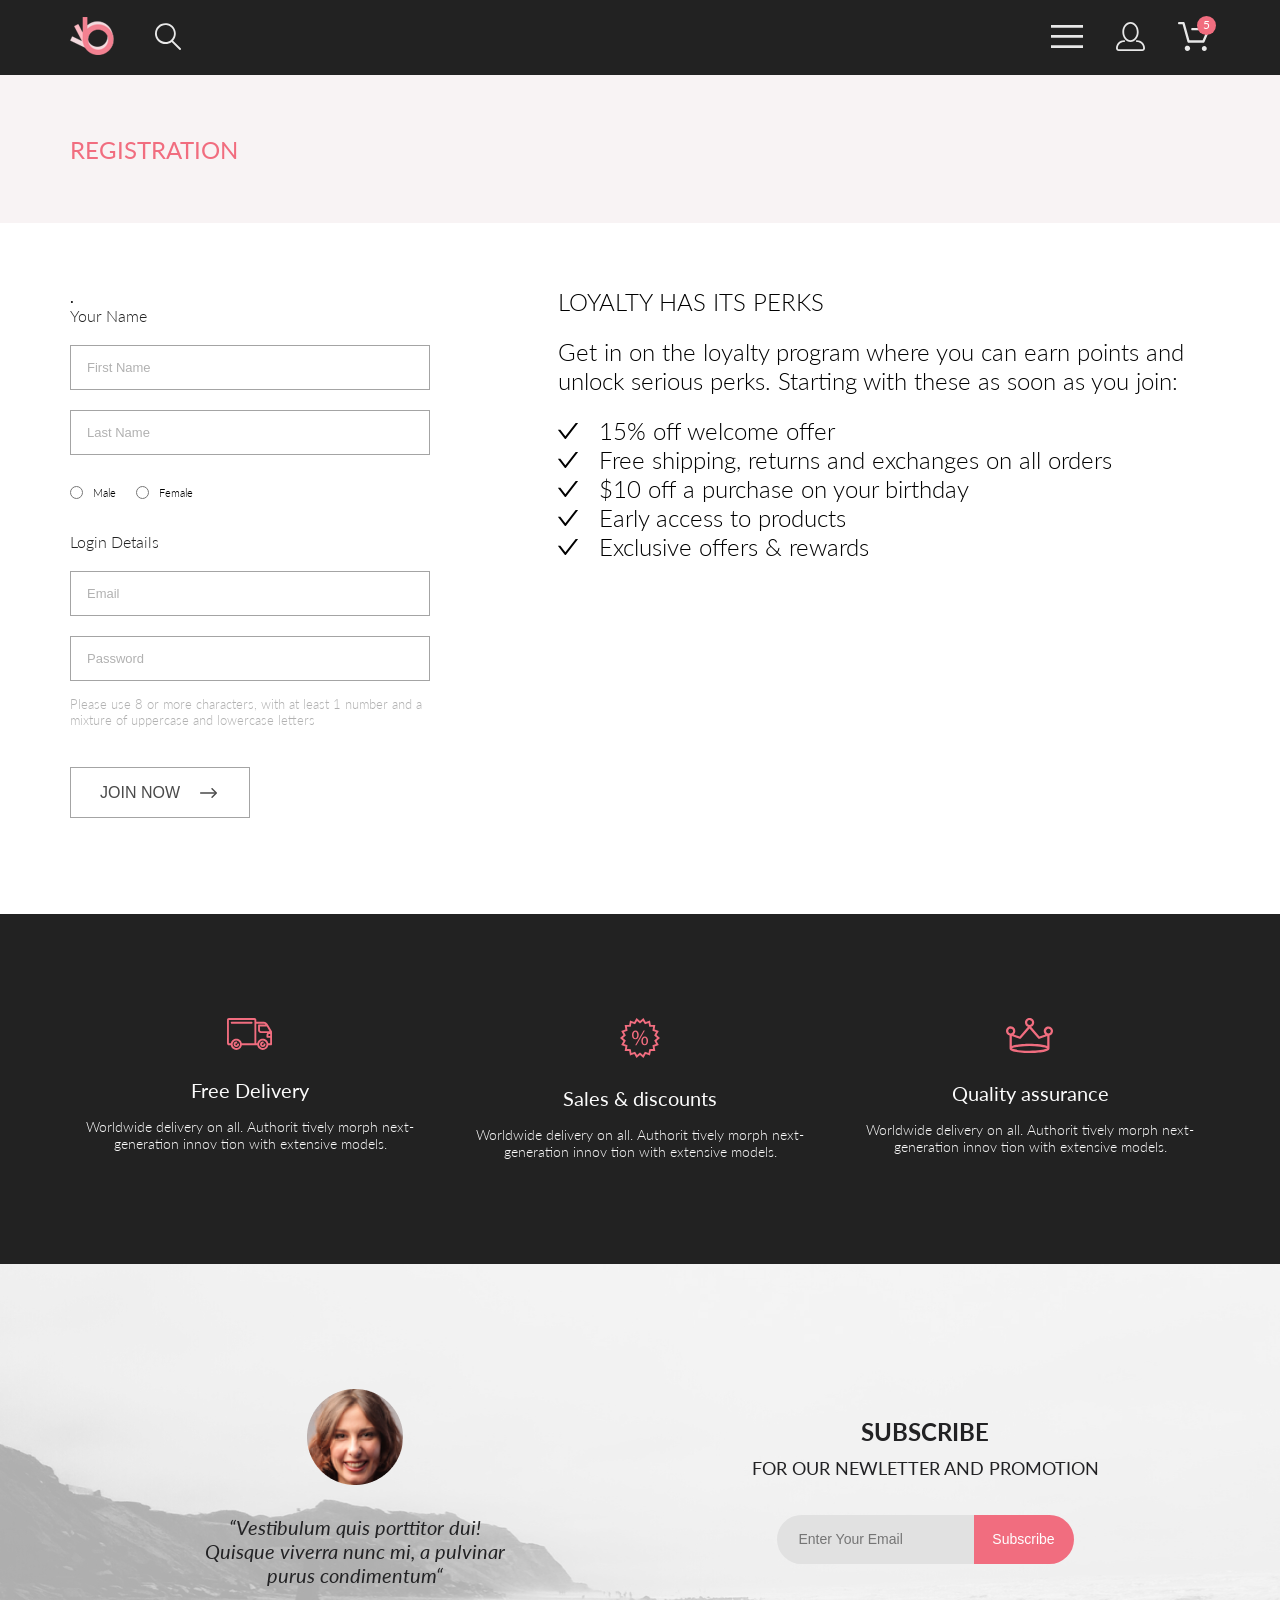
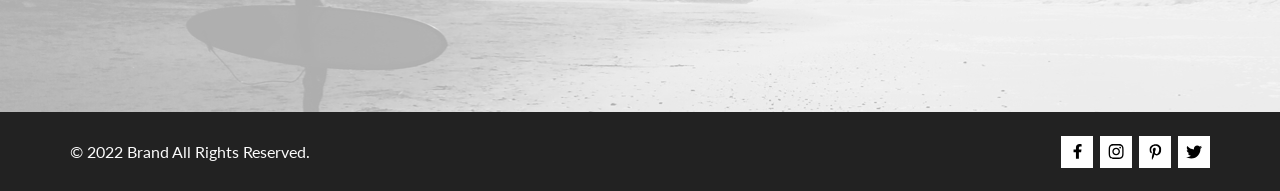
<file: registration.html>
<!DOCTYPE html>
<html lang="en">

<head>
    <link rel="preconnect" href="https://fonts.googleapis.com">
    <link rel="preconnect" href="https://fonts.gstatic.com" crossorigin>
    <link href="https://fonts.googleapis.com/css2?family=Lato:wght@300;400;700;900&display=swap" rel="stylesheet">
    <meta charset="UTF-8">
    <meta http-equiv="X-UA-Compatible" content="IE=edge">
    <meta name="viewport" content="width=device-width, initial-scale=1.0">
    <title>Registration</title>
    <link rel="stylesheet" href="fonts/stylesheet.css">
    <link rel="stylesheet" href="style.css">
</head>

<body>
    <div class="top">
        <header class="header center">
            <div class="header__left">
                <a href="index.html"><img src="img/logo.svg" alt="logo"></a>
                <a href="" class="search"><img src="img/search.svg" alt="search"></a>
            </div>
            <div class="header__right">
                <div class="nav">
                    <label for="burger">
                        <img class="menu__img" src="img/menu.svg" alt="menu">
                    </label>
                    <input class="header__checkbox" id="burger" type="checkbox">
                    <nav class="menu">
                        <h3 class="menu__title">MENU</h3>
                        <h3 class="menu__subtitle">MAN</h3>
                        <li class="menu__list"><a class="menu__link" href="catalog.html">Accessories</a></li>
                        <li class="menu__list"><a class="menu__link" href="">Bags</a></li>
                        <li class="menu__list"><a class="menu__link" href="">Denim</a></li>
                        <li class="menu__list"><a class="menu__link" href="">T-Shirts</a></li>
                        <h3 class="menu__subtitle">WOMAN</h3>
                        <li class="menu__list"><a class="menu__link" href="">Accessories</a></li>
                        <li class="menu__list"><a class="menu__link" href="">Jackets&Coats</a></li>
                        <li class="menu__list"><a class="menu__link" href="">Polos</a></li>
                        <li class="menu__list"><a class="menu__link" href="">T-Shirts</a></li>
                        <h3 class="menu__subtitle">KIDS</h3>
                        <li class="menu__list"><a class="menu__link" href="">Accessories</a></li>
                        <li class="menu__list"><a class="menu__link" href="">Jackets&Coats</a></li>
                        <li class="menu__list"><a class="menu__link" href="">Polos</a></li>
                        <li class="menu__list"><a class="menu__link" href="">T-Shirts</a></li>
                    </nav>
                </div>
                <div class="account">
                    <a href=""><img class="account__logo" src="img/account.svg" alt="account"></a>
                </div>
                <div class="cart">
                    <a href="cart.html"><img class="cart__logo" src="img/cart.svg" alt="cart"></a>
                    <div class="count__products">5</div>
                </div>
            </div>
        </header>
        <section class="breadcrumbs__head center">
            <h3 class="breadcrumbs__title">REGISTRATION</h3>
        </section>

        <div class="registration center">
            <form action="" class="registration__form">
                .
                <h3 class="registration__heading">Your Name</h3>
                <div class="registration__input-box">
                    <input type="text" class="registration__input" id="firstname" placeholder="First Name">
                    <input type="text" class="registration__input" id="lastname" placeholder="Last Name">
                </div>
                <div class="registration__radiobox">
                    <input type="radio" class="registration__radio"  id="male" name="gender">
                    <label class="registration__label" for="male">Male</label>
                    <input type="radio" class="registration__radio"  id="female" name="gender">
                    <label class="registration__label" for="male">Female</label>
                </div>
                <h3 class="registration__heading">Login Details</h3>
                <div class="registration__input-box">
                    <input type="email" class="registration__input" id="email" autocomplete="email" placeholder="Email">
                    <input type="password" class="registration__input" id="password"  placeholder="Password">
                </div>
                <p class="registration__hint">Please use 8 or more characters, with at least 1 number and a mixture of uppercase and lowercase letters</p>
                <button class="registration__button">JOIN NOW <svg width="18.000000" height="10.000000" viewBox="0 0 18 10" fill="none" xmlns="http://www.w3.org/2000/svg" xmlns:xlink="http://www.w3.org/1999/xlink">
                    <defs/>
                    <path id="Vector" d="M11.54 0.2C11.6 0.14 11.68 0.08 11.77 0.05C11.85 0.01 11.94 0 12.04 0C12.13 0 12.22 0.01 12.31 0.05C12.39 0.08 12.47 0.14 12.54 0.2L16.79 4.45C16.85 4.52 16.91 4.6 16.94 4.68C16.98 4.77 17 4.86 17 4.95C17 5.05 16.98 5.14 16.94 5.23C16.91 5.31 16.85 5.39 16.79 5.46L12.54 9.71C12.41 9.84 12.22 9.91 12.04 9.91C11.85 9.91 11.67 9.84 11.54 9.71C11.4 9.57 11.33 9.39 11.33 9.2C11.33 9.02 11.4 8.84 11.54 8.7L15.28 4.95L11.54 1.21C11.47 1.14 11.42 1.06 11.38 0.98C11.35 0.89 11.33 0.8 11.33 0.7C11.33 0.61 11.35 0.52 11.38 0.43C11.42 0.35 11.47 0.27 11.54 0.2Z" fill="#4A4A4A" fill-opacity="1.000000" fill-rule="evenodd"/>
                    <path id="Vector" d="M0 4.95C0 4.77 0.07 4.59 0.2 4.45C0.34 4.32 0.52 4.25 0.7 4.25L15.58 4.25C15.77 4.25 15.95 4.32 16.08 4.45C16.21 4.59 16.29 4.77 16.29 4.95C16.29 5.14 16.21 5.32 16.08 5.46C15.95 5.59 15.77 5.66 15.58 5.66L0.7 5.66C0.52 5.66 0.34 5.59 0.2 5.46C0.07 5.32 0 5.14 0 4.95Z" fill="#4A4A4A" fill-opacity="1.000000" fill-rule="evenodd"/>
                </svg>
                </button>    
            </form>
            <div class="registration__perks">
                <h2 class="registration__perks-heading">LOYALTY HAS ITS PERKS</h2>
                <p class="registration__perks-info">Get in on the loyalty program where you can earn points and unlock serious perks. Starting with these as soon as you join:</p>
                <ul class="registration__perks-ul">
                    <li class="registration__perks-li">
                        <svg width="20.000000" height="16.000000" viewBox="0 0 20 16" fill="none" xmlns="http://www.w3.org/2000/svg" xmlns:xlink="http://www.w3.org/1999/xlink">
                        <defs/>
                        <path id="Vector" d="M19.8 0L18.09 0C17.85 0 17.62 0.11 17.47 0.3L7.37 13.28L2.52 7.05C2.45 6.96 2.35 6.88 2.25 6.83C2.14 6.78 2.02 6.75 1.9 6.75L0.19 6.75C0.03 6.75 -0.06 6.94 0.04 7.07L6.75 15.69C7.06 16.1 7.67 16.1 7.98 15.69L19.95 0.31C20.05 0.19 19.96 0 19.8 0Z" fill="#000000" fill-opacity="1.000000" fill-rule="nonzero"/>
                    </svg>15% off welcome offer</li>
                    <li class="registration__perks-li"><svg width="20.000000" height="16.000000" viewBox="0 0 20 16" fill="none" xmlns="http://www.w3.org/2000/svg" xmlns:xlink="http://www.w3.org/1999/xlink">
                        <defs/>
                        <path id="Vector" d="M19.8 0L18.09 0C17.85 0 17.62 0.11 17.47 0.3L7.37 13.28L2.52 7.05C2.45 6.96 2.35 6.88 2.25 6.83C2.14 6.78 2.02 6.75 1.9 6.75L0.19 6.75C0.03 6.75 -0.06 6.94 0.04 7.07L6.75 15.69C7.06 16.1 7.67 16.1 7.98 15.69L19.95 0.31C20.05 0.19 19.96 0 19.8 0Z" fill="#000000" fill-opacity="1.000000" fill-rule="nonzero"/>
                    </svg>Free shipping, returns and exchanges on all orders</li>
                    <li class="registration__perks-li"><svg width="20.000000" height="16.000000" viewBox="0 0 20 16" fill="none" xmlns="http://www.w3.org/2000/svg" xmlns:xlink="http://www.w3.org/1999/xlink">
                        <defs/>
                        <path id="Vector" d="M19.8 0L18.09 0C17.85 0 17.62 0.11 17.47 0.3L7.37 13.28L2.52 7.05C2.45 6.96 2.35 6.88 2.25 6.83C2.14 6.78 2.02 6.75 1.9 6.75L0.19 6.75C0.03 6.75 -0.06 6.94 0.04 7.07L6.75 15.69C7.06 16.1 7.67 16.1 7.98 15.69L19.95 0.31C20.05 0.19 19.96 0 19.8 0Z" fill="#000000" fill-opacity="1.000000" fill-rule="nonzero"/>
                    </svg>$10 off a purchase on your birthday</li>
                    <li class="registration__perks-li">
                        <svg width="20.000000" height="16.000000" viewBox="0 0 20 16" fill="none" xmlns="http://www.w3.org/2000/svg" xmlns:xlink="http://www.w3.org/1999/xlink">
                        <defs/>
                        <path id="Vector" d="M19.8 0L18.09 0C17.85 0 17.62 0.11 17.47 0.3L7.37 13.28L2.52 7.05C2.45 6.96 2.35 6.88 2.25 6.83C2.14 6.78 2.02 6.75 1.9 6.75L0.19 6.75C0.03 6.75 -0.06 6.94 0.04 7.07L6.75 15.69C7.06 16.1 7.67 16.1 7.98 15.69L19.95 0.31C20.05 0.19 19.96 0 19.8 0Z" fill="#000000" fill-opacity="1.000000" fill-rule="nonzero"/>
                    </svg>Early access to products</li>
                    <li class="registration__perks-li">                        
                        <svg width="20.000000" height="16.000000" viewBox="0 0 20 16" fill="none" xmlns="http://www.w3.org/2000/svg" xmlns:xlink="http://www.w3.org/1999/xlink">
                        <defs/>
                        <path id="Vector" d="M19.8 0L18.09 0C17.85 0 17.62 0.11 17.47 0.3L7.37 13.28L2.52 7.05C2.45 6.96 2.35 6.88 2.25 6.83C2.14 6.78 2.02 6.75 1.9 6.75L0.19 6.75C0.03 6.75 -0.06 6.94 0.04 7.07L6.75 15.69C7.06 16.1 7.67 16.1 7.98 15.69L19.95 0.31C20.05 0.19 19.96 0 19.8 0Z" fill="#000000" fill-opacity="1.000000" fill-rule="nonzero"/>
                    </svg>Exclusive offers & rewards</li>
                </ul>
            </div>
            
        </div>

        <section class="features center">
            <div class="feature">
                <img src="img/feature-1.svg" alt="feature-1" class="feature__logo">
                <h3 class="feature__title">Free Delivery</h3>
                <p class="feature__dsc">Worldwide delivery on all. Authorit tively morph next-generation innov tion with
                    extensive models.</p>
            </div>
            <div class="feature">
                <img src="img/feature-2.svg" alt="feature-2" class="feature__logo">
                <h3 class="feature__title">Sales & discounts</h3>
                <p class="feature__dsc">Worldwide delivery on all. Authorit tively morph next-generation innov tion with
                    extensive models.</p>
            </div>
            <div class="feature">
                <img src="img/feature-3.svg" alt="feature-3" class="feature__logo">
                <h3 class="feature__title">Quality assurance</h3>
                <p class="feature__dsc">Worldwide delivery on all. Authorit tively morph next-generation innov tion with
                    extensive models.</p>
            </div>
        </section>
        <section class="subscribe center">
            <div class="subscribe__info">
                <img class="subscribe__info__img" src="img/subscribe.png" alt="subscribe">
                <p class="subscribe__dsc">“Vestibulum quis porttitor dui! Quisque viverra nunc mi, a pulvinar purus
                    condimentum“
                </p>
            </div>
            <div class="subscribe__form">
                <h3 class="subscribe__title">SUBSCRIBE</h3>
                <h4 class="subscribe__subtitle">FOR OUR NEWLETTER AND PROMOTION</h4>
                <form class="subscribe__input" action="#">
                    <input class="subscribe__input__field" type="email" id="email" autocomplete="email" placeholder="Enter Your Email">
                    <button class="subscribe__button">Subscribe</button>
                </form>
            </div>
        </section>
        <footer class="footer">
            <div class="footer__copyright">
                <p class="footer__copyright-text">
                    © 2022 Brand All Rights Reserved.
                </p>
            </div>
            <div class="footer__social__media">
                <a href="#">
                    <div class="footer__social-media-icon"><svg width="11" height="16" viewBox="0 0 11 16" fill="none"
                            xmlns="http://www.w3.org/2000/svg">
                            <path
                                d="M9.08836 8.28L9.50686 5.61602H6.89022V3.88729C6.89022 3.15847 7.25574 2.44806 8.42765 2.44806H9.61722V0.179975C9.61722 0.179975 8.53772 0 7.50561 0C5.35073 0 3.9422 1.27593 3.9422 3.5857V5.61602H1.54688V8.28H3.9422V14.72H6.89022V8.28H9.08836Z"
                                fill="black" />
                        </svg>
                    </div>
                </a>
                <a href="">
                    <div class="footer__social-media-icon"><svg width="16" height="15" viewBox="0 0 16 15" fill="none"
                            xmlns="http://www.w3.org/2000/svg">
                            <path
                                d="M8.13677 3.68162C6.02163 3.68162 4.31555 5.38494 4.31555 7.49666C4.31555 9.60838 6.02163 11.3117 8.13677 11.3117C10.2519 11.3117 11.958 9.60838 11.958 7.49666C11.958 5.38494 10.2519 3.68162 8.13677 3.68162ZM8.13677 9.97693C6.76991 9.97693 5.65248 8.86463 5.65248 7.49666C5.65248 6.12869 6.76658 5.01639 8.13677 5.01639C9.50695 5.01639 10.6211 6.12869 10.6211 7.49666C10.6211 8.86463 9.50363 9.97693 8.13677 9.97693ZM13.0056 3.52557C13.0056 4.02029 12.6065 4.41541 12.1143 4.41541C11.6188 4.41541 11.223 4.01697 11.223 3.52557C11.223 3.03416 11.6221 2.63572 12.1143 2.63572C12.6065 2.63572 13.0056 3.03416 13.0056 3.52557ZM15.5364 4.42869C15.4799 3.2367 15.2072 2.18084 14.3325 1.31092C13.4612 0.440997 12.4036 0.168732 11.2097 0.108966C9.9792 0.0392395 6.29101 0.0392395 5.0605 0.108966C3.8699 0.165411 2.81233 0.437677 1.93768 1.3076C1.06302 2.17752 0.793639 3.23338 0.733776 4.42537C0.663937 5.65389 0.663937 9.33611 0.733776 10.5646C0.790313 11.7566 1.06302 12.8125 1.93768 13.6824C2.81233 14.5523 3.86658 14.8246 5.0605 14.8844C6.29101 14.9541 9.9792 14.9541 11.2097 14.8844C12.4036 14.8279 13.4612 14.5556 14.3325 13.6824C15.2039 12.8125 15.4766 11.7566 15.5364 10.5646C15.6063 9.33611 15.6063 5.65721 15.5364 4.42869ZM13.9468 11.8828C13.6874 12.5336 13.1852 13.0349 12.53 13.2972C11.5489 13.6857 9.22094 13.5961 8.13677 13.5961C7.05259 13.5961 4.72128 13.6824 3.74353 13.2972C3.09169 13.0383 2.58951 12.5369 2.32678 11.8828C1.93768 10.9033 2.02747 8.57908 2.02747 7.49666C2.02747 6.41424 1.941 4.0867 2.32678 3.11053C2.58619 2.45975 3.08837 1.95838 3.74353 1.69608C4.72461 1.3076 7.05259 1.39725 8.13677 1.39725C9.22094 1.39725 11.5523 1.31092 12.53 1.69608C13.1818 1.95506 13.684 2.45643 13.9468 3.11053C14.3359 4.09002 14.2461 6.41424 14.2461 7.49666C14.2461 8.57908 14.3359 10.9066 13.9468 11.8828Z"
                                fill="black" />
                        </svg>
                    </div>
                </a>
                <a href="">
                    <div class="footer__social-media-icon"><svg width="13" height="16" viewBox="0 0 13 16" fill="none"
                            xmlns="http://www.w3.org/2000/svg">
                            <g clip-path="url(#clip0__190__1618)">
                                <path
                                    d="M6.7402 0.203125C3.55552 0.203125 0.408081 2.34063 0.408081 5.8C0.408081 8 1.63726 9.25 2.38221 9.25C2.68951 9.25 2.86643 8.3875 2.86643 8.14375C2.86643 7.85313 2.13079 7.23438 2.13079 6.025C2.13079 3.5125 4.03043 1.73125 6.48878 1.73125C8.60259 1.73125 10.167 2.94062 10.167 5.1625C10.167 6.82187 9.50585 9.93437 7.3641 9.93437C6.59121 9.93437 5.93006 9.37187 5.93006 8.56563C5.93006 7.38438 6.74951 6.24062 6.74951 5.02187C6.74951 2.95312 3.83487 3.32812 3.83487 5.82812C3.83487 6.35313 3.90006 6.93437 4.13286 7.4125C3.70451 9.26875 2.82919 12.0344 2.82919 13.9469C2.82919 14.5375 2.91299 15.1188 2.96886 15.7094C3.0744 15.8281 3.02163 15.8156 3.18304 15.7563C4.74744 13.6 4.69157 13.1781 5.39928 10.3562C5.78107 11.0875 6.76814 11.4812 7.55034 11.4812C10.8468 11.4812 12.3274 8.24688 12.3274 5.33125C12.3274 2.22813 9.66415 0.203125 6.7402 0.203125Z"
                                    fill="black" />
                            </g>
                            <defs>
                                <clipPath id="clip0__190__1618">
                                    <rect width="11.9193" height="16" fill="white" transform="translate(0.408081)" />
                                </clipPath>
                            </defs>
                        </svg>
                    </div>
                </a>
                <a href="">
                    <div class="footer__social-media-icon">
                        <svg width="17" height="14" viewBox="0 0 17 14" fill="none" xmlns="http://www.w3.org/2000/svg">
                            <path
                                d="M14.4181 3.74107C14.4281 3.88319 14.4281 4.02535 14.4281 4.16747C14.4281 8.50247 11.1509 13.4974 5.16096 13.4974C3.31558 13.4974 1.60132 12.9593 0.159302 12.0253C0.421495 12.0558 0.673569 12.0659 0.94585 12.0659C2.46851 12.0659 3.8702 11.5482 4.98953 10.6649C3.5576 10.6345 2.3576 9.69032 1.94415 8.39081C2.14585 8.42125 2.34751 8.44156 2.5593 8.44156C2.85172 8.44156 3.14418 8.40094 3.41643 8.32991C1.92401 8.02531 0.80465 6.70553 0.80465 5.11163V5.07103C1.23825 5.31469 1.74249 5.46697 2.2769 5.48725C1.39959 4.89841 0.824826 3.89335 0.824826 2.75628C0.824826 2.14716 0.98614 1.58878 1.26851 1.10147C2.87187 3.09131 5.28195 4.39078 7.98443 4.53294C7.93403 4.28928 7.90376 4.0355 7.90376 3.78169C7.90376 1.97457 9.35586 0.502502 11.1609 0.502502C12.0987 0.502502 12.9457 0.89844 13.5407 1.53803C14.2768 1.39591 14.9827 1.12178 15.6079 0.746159C15.3659 1.5076 14.8516 2.14719 14.176 2.55325C14.8315 2.48222 15.4668 2.29944 16.0516 2.04566C15.608 2.69538 15.0533 3.27403 14.4181 3.74107Z"
                                fill="black" />
                        </svg>
                    </div>
                </a>
            </div>
        </footer>
    </div>
</body>
</html>
</file>
<file: css/app.729c943f.css>
@font-face{font-family:swiper-icons;src:url("data:application/font-woff;charset=utf-8;base64, [base64]//wADZ2x5ZgAAAywAAADMAAAD2MHtryVoZWFkAAABbAAAADAAAAA2E2+eoWhoZWEAAAGcAAAAHwAAACQC9gDzaG10eAAAAigAAAAZAAAArgJkABFsb2NhAAAC0AAAAFoAAABaFQAUGG1heHAAAAG8AAAAHwAAACAAcABAbmFtZQAAA/gAAAE5AAACXvFdBwlwb3N0AAAFNAAAAGIAAACE5s74hXjaY2BkYGAAYpf5Hu/j+W2+MnAzMYDAzaX6QjD6/4//Bxj5GA8AuRwMYGkAPywL13jaY2BkYGA88P8Agx4j+/8fQDYfA1AEBWgDAIB2BOoAeNpjYGRgYNBh4GdgYgABEMnIABJzYNADCQAACWgAsQB42mNgYfzCOIGBlYGB0YcxjYGBwR1Kf2WQZGhhYGBiYGVmgAFGBiQQkOaawtDAoMBQxXjg/wEGPcYDDA4wNUA2CCgwsAAAO4EL6gAAeNpj2M0gyAACqxgGNWBkZ2D4/wMA+xkDdgAAAHjaY2BgYGaAYBkGRgYQiAHyGMF8FgYHIM3DwMHABGQrMOgyWDLEM1T9/w8UBfEMgLzE////P/5//f/V/xv+r4eaAAeMbAxwIUYmIMHEgKYAYjUcsDAwsLKxc3BycfPw8jEQA/[base64]/uznmfPFBNODM2K7MTQ45YEAZqGP81AmGGcF3iPqOop0r1SPTaTbVkfUe4HXj97wYE+yNwWYxwWu4v1ugWHgo3S1XdZEVqWM7ET0cfnLGxWfkgR42o2PvWrDMBSFj/IHLaF0zKjRgdiVMwScNRAoWUoH78Y2icB/yIY09An6AH2Bdu/UB+yxopYshQiEvnvu0dURgDt8QeC8PDw7Fpji3fEA4z/PEJ6YOB5hKh4dj3EvXhxPqH/SKUY3rJ7srZ4FZnh1PMAtPhwP6fl2PMJMPDgeQ4rY8YT6Gzao0eAEA409DuggmTnFnOcSCiEiLMgxCiTI6Cq5DZUd3Qmp10vO0LaLTd2cjN4fOumlc7lUYbSQcZFkutRG7g6JKZKy0RmdLY680CDnEJ+UMkpFFe1RN7nxdVpXrC4aTtnaurOnYercZg2YVmLN/d/gczfEimrE/fs/bOuq29Zmn8tloORaXgZgGa78yO9/cnXm2BpaGvq25Dv9S4E9+5SIc9PqupJKhYFSSl47+Qcr1mYNAAAAeNptw0cKwkAAAMDZJA8Q7OUJvkLsPfZ6zFVERPy8qHh2YER+3i/BP83vIBLLySsoKimrqKqpa2hp6+jq6RsYGhmbmJqZSy0sraxtbO3sHRydnEMU4uR6yx7JJXveP7WrDycAAAAAAAH//wACeNpjYGRgYOABYhkgZgJCZgZNBkYGLQZtIJsFLMYAAAw3ALgAeNolizEKgDAQBCchRbC2sFER0YD6qVQiBCv/H9ezGI6Z5XBAw8CBK/m5iQQVauVbXLnOrMZv2oLdKFa8Pjuru2hJzGabmOSLzNMzvutpB3N42mNgZGBg4GKQYzBhYMxJLMlj4GBgAYow/P/PAJJhLM6sSoWKfWCAAwDAjgbRAAB42mNgYGBkAIIbCZo5IPrmUn0hGA0AO8EFTQAA");font-weight:400;font-style:normal}:root{--swiper-theme-color:#007aff}:host{position:relative;display:block;margin-left:auto;margin-right:auto;z-index:1}.swiper{margin-left:auto;margin-right:auto;position:relative;overflow:hidden;list-style:none;padding:0;z-index:1;display:block}.swiper-vertical>.swiper-wrapper{flex-direction:column}.swiper-wrapper{position:relative;width:100%;height:100%;z-index:1;display:flex;transition-property:transform;transition-timing-function:var(--swiper-wrapper-transition-timing-function,initial);box-sizing:content-box}.swiper-android .swiper-slide,.swiper-ios .swiper-slide,.swiper-wrapper{transform:translateZ(0)}.swiper-horizontal{touch-action:pan-y}.swiper-vertical{touch-action:pan-x}.swiper-slide{flex-shrink:0;width:100%;height:100%;position:relative;transition-property:transform;display:block}.swiper-slide-invisible-blank{visibility:hidden}.swiper-autoheight,.swiper-autoheight .swiper-slide{height:auto}.swiper-autoheight .swiper-wrapper{align-items:flex-start;transition-property:transform,height}.swiper-backface-hidden .swiper-slide{transform:translateZ(0);backface-visibility:hidden}.swiper-3d.swiper-css-mode .swiper-wrapper{perspective:1200px}.swiper-3d .swiper-wrapper{transform-style:preserve-3d}.swiper-3d{perspective:1200px}.swiper-3d .swiper-cube-shadow,.swiper-3d .swiper-slide{transform-style:preserve-3d}.swiper-css-mode>.swiper-wrapper{overflow:auto;scrollbar-width:none;-ms-overflow-style:none}.swiper-css-mode>.swiper-wrapper::-webkit-scrollbar{display:none}.swiper-css-mode>.swiper-wrapper>.swiper-slide{scroll-snap-align:start start}.swiper-css-mode.swiper-horizontal>.swiper-wrapper{scroll-snap-type:x mandatory}.swiper-css-mode.swiper-vertical>.swiper-wrapper{scroll-snap-type:y mandatory}.swiper-css-mode.swiper-free-mode>.swiper-wrapper{scroll-snap-type:none}.swiper-css-mode.swiper-free-mode>.swiper-wrapper>.swiper-slide{scroll-snap-align:none}.swiper-css-mode.swiper-centered>.swiper-wrapper:before{content:"";flex-shrink:0;order:9999}.swiper-css-mode.swiper-centered>.swiper-wrapper>.swiper-slide{scroll-snap-align:center center;scroll-snap-stop:always}.swiper-css-mode.swiper-centered.swiper-horizontal>.swiper-wrapper>.swiper-slide:first-child{margin-inline-start:var(--swiper-centered-offset-before)}.swiper-css-mode.swiper-centered.swiper-horizontal>.swiper-wrapper:before{height:100%;min-height:1px;width:var(--swiper-centered-offset-after)}.swiper-css-mode.swiper-centered.swiper-vertical>.swiper-wrapper>.swiper-slide:first-child{margin-block-start:var(--swiper-centered-offset-before)}.swiper-css-mode.swiper-centered.swiper-vertical>.swiper-wrapper:before{width:100%;min-width:1px;height:var(--swiper-centered-offset-after)}.swiper-3d .swiper-slide-shadow,.swiper-3d .swiper-slide-shadow-bottom,.swiper-3d .swiper-slide-shadow-left,.swiper-3d .swiper-slide-shadow-right,.swiper-3d .swiper-slide-shadow-top{position:absolute;left:0;top:0;width:100%;height:100%;pointer-events:none;z-index:10}.swiper-3d .swiper-slide-shadow{background:rgba(0,0,0,.15)}.swiper-3d .swiper-slide-shadow-left{background-image:linear-gradient(270deg,rgba(0,0,0,.5),transparent)}.swiper-3d .swiper-slide-shadow-right{background-image:linear-gradient(90deg,rgba(0,0,0,.5),transparent)}.swiper-3d .swiper-slide-shadow-top{background-image:linear-gradient(0deg,rgba(0,0,0,.5),transparent)}.swiper-3d .swiper-slide-shadow-bottom{background-image:linear-gradient(180deg,rgba(0,0,0,.5),transparent)}.swiper-lazy-preloader{width:42px;height:42px;position:absolute;left:50%;top:50%;margin-left:-21px;margin-top:-21px;z-index:10;transform-origin:50%;box-sizing:border-box;border:4px solid var(--swiper-preloader-color,var(--swiper-theme-color));border-radius:50%;border-top-color:transparent}.swiper-watch-progress .swiper-slide-visible .swiper-lazy-preloader,.swiper:not(.swiper-watch-progress) .swiper-lazy-preloader{animation:swiper-preloader-spin 1s linear infinite}.swiper-lazy-preloader-white{--swiper-preloader-color:#fff}.swiper-lazy-preloader-black{--swiper-preloader-color:#000}@keyframes swiper-preloader-spin{0%{transform:rotate(0deg)}to{transform:rotate(1turn)}}.swiper-zoom-container{width:100%;height:100%;display:flex;justify-content:center;align-items:center;text-align:center}.swiper-zoom-container>canvas,.swiper-zoom-container>img,.swiper-zoom-container>svg{max-width:100%;max-height:100%;-o-object-fit:contain;object-fit:contain}.swiper-slide-zoomed{cursor:move;touch-action:none}:root{--swiper-navigation-size:44px}.swiper-button-next,.swiper-button-prev{position:absolute;top:var(--swiper-navigation-top-offset,50%);width:calc(var(--swiper-navigation-size)/44*27);height:var(--swiper-navigation-size);margin-top:calc(0px - var(--swiper-navigation-size)/2);z-index:10;cursor:pointer;display:flex;align-items:center;justify-content:center;color:var(--swiper-navigation-color,var(--swiper-theme-color))}.swiper-button-next.swiper-button-disabled,.swiper-button-prev.swiper-button-disabled{opacity:.35;cursor:auto;pointer-events:none}.swiper-button-next.swiper-button-hidden,.swiper-button-prev.swiper-button-hidden{opacity:0;cursor:auto;pointer-events:none}.swiper-navigation-disabled .swiper-button-next,.swiper-navigation-disabled .swiper-button-prev{display:none!important}.swiper-button-next svg,.swiper-button-prev svg{width:100%;height:100%;-o-object-fit:contain;object-fit:contain;transform-origin:center}.swiper-rtl .swiper-button-next svg,.swiper-rtl .swiper-button-prev svg{transform:rotate(180deg)}.swiper-button-prev,.swiper-rtl .swiper-button-next{left:var(--swiper-navigation-sides-offset,10px);right:auto}.swiper-button-lock{display:none}.swiper-button-next:after,.swiper-button-prev:after{font-family:swiper-icons;font-size:var(--swiper-navigation-size);text-transform:none!important;letter-spacing:0;font-variant:normal;line-height:1}.swiper-button-prev:after,.swiper-rtl .swiper-button-next:after{content:"prev"}.swiper-button-next,.swiper-rtl .swiper-button-prev{right:var(--swiper-navigation-sides-offset,10px);left:auto}.swiper-button-next:after,.swiper-rtl .swiper-button-prev:after{content:"next"}.swiper-pagination{position:absolute;text-align:center;transition:opacity .3s;transform:translateZ(0);z-index:10}.swiper-pagination.swiper-pagination-hidden{opacity:0}.swiper-pagination-disabled>.swiper-pagination,.swiper-pagination.swiper-pagination-disabled{display:none!important}.swiper-horizontal>.swiper-pagination-bullets,.swiper-pagination-bullets.swiper-pagination-horizontal,.swiper-pagination-custom,.swiper-pagination-fraction{bottom:var(--swiper-pagination-bottom,8px);top:var(--swiper-pagination-top,auto);left:0;width:100%}.swiper-pagination-bullets-dynamic{overflow:hidden;font-size:0}.swiper-pagination-bullets-dynamic .swiper-pagination-bullet{transform:scale(.33);position:relative}.swiper-pagination-bullets-dynamic .swiper-pagination-bullet-active,.swiper-pagination-bullets-dynamic .swiper-pagination-bullet-active-main{transform:scale(1)}.swiper-pagination-bullets-dynamic .swiper-pagination-bullet-active-prev{transform:scale(.66)}.swiper-pagination-bullets-dynamic .swiper-pagination-bullet-active-prev-prev{transform:scale(.33)}.swiper-pagination-bullets-dynamic .swiper-pagination-bullet-active-next{transform:scale(.66)}.swiper-pagination-bullets-dynamic .swiper-pagination-bullet-active-next-next{transform:scale(.33)}.swiper-pagination-bullet{width:var(--swiper-pagination-bullet-width,var(--swiper-pagination-bullet-size,8px));height:var(--swiper-pagination-bullet-height,var(--swiper-pagination-bullet-size,8px));display:inline-block;border-radius:var(--swiper-pagination-bullet-border-radius,50%);background:var(--swiper-pagination-bullet-inactive-color,#000);opacity:var(--swiper-pagination-bullet-inactive-opacity,.2)}button.swiper-pagination-bullet{border:none;margin:0;padding:0;box-shadow:none;-webkit-appearance:none;-moz-appearance:none;appearance:none}.swiper-pagination-clickable .swiper-pagination-bullet{cursor:pointer}.swiper-pagination-bullet:only-child{display:none!important}.swiper-pagination-bullet-active{opacity:var(--swiper-pagination-bullet-opacity,1);background:var(--swiper-pagination-color,var(--swiper-theme-color))}.swiper-pagination-vertical.swiper-pagination-bullets,.swiper-vertical>.swiper-pagination-bullets{right:var(--swiper-pagination-right,8px);left:var(--swiper-pagination-left,auto);top:50%;transform:translate3d(0,-50%,0)}.swiper-pagination-vertical.swiper-pagination-bullets .swiper-pagination-bullet,.swiper-vertical>.swiper-pagination-bullets .swiper-pagination-bullet{margin:var(--swiper-pagination-bullet-vertical-gap,6px) 0;display:block}.swiper-pagination-vertical.swiper-pagination-bullets.swiper-pagination-bullets-dynamic,.swiper-vertical>.swiper-pagination-bullets.swiper-pagination-bullets-dynamic{top:50%;transform:translateY(-50%);width:8px}.swiper-pagination-vertical.swiper-pagination-bullets.swiper-pagination-bullets-dynamic .swiper-pagination-bullet,.swiper-vertical>.swiper-pagination-bullets.swiper-pagination-bullets-dynamic .swiper-pagination-bullet{display:inline-block;transition:transform .2s,top .2s}.swiper-horizontal>.swiper-pagination-bullets .swiper-pagination-bullet,.swiper-pagination-horizontal.swiper-pagination-bullets .swiper-pagination-bullet{margin:0 var(--swiper-pagination-bullet-horizontal-gap,4px)}.swiper-horizontal>.swiper-pagination-bullets.swiper-pagination-bullets-dynamic,.swiper-pagination-horizontal.swiper-pagination-bullets.swiper-pagination-bullets-dynamic{left:50%;transform:translateX(-50%);white-space:nowrap}.swiper-horizontal>.swiper-pagination-bullets.swiper-pagination-bullets-dynamic .swiper-pagination-bullet,.swiper-pagination-horizontal.swiper-pagination-bullets.swiper-pagination-bullets-dynamic .swiper-pagination-bullet{transition:transform .2s,left .2s}.swiper-horizontal.swiper-rtl>.swiper-pagination-bullets-dynamic .swiper-pagination-bullet{transition:transform .2s,right .2s}.swiper-pagination-fraction{color:var(--swiper-pagination-fraction-color,inherit)}.swiper-pagination-progressbar{background:var(--swiper-pagination-progressbar-bg-color,rgba(0,0,0,.25));position:absolute}.swiper-pagination-progressbar .swiper-pagination-progressbar-fill{background:var(--swiper-pagination-color,var(--swiper-theme-color));position:absolute;left:0;top:0;width:100%;height:100%;transform:scale(0);transform-origin:left top}.swiper-rtl .swiper-pagination-progressbar .swiper-pagination-progressbar-fill{transform-origin:right top}.swiper-horizontal>.swiper-pagination-progressbar,.swiper-pagination-progressbar.swiper-pagination-horizontal,.swiper-pagination-progressbar.swiper-pagination-vertical.swiper-pagination-progressbar-opposite,.swiper-vertical>.swiper-pagination-progressbar.swiper-pagination-progressbar-opposite{width:100%;height:var(--swiper-pagination-progressbar-size,4px);left:0;top:0}.swiper-horizontal>.swiper-pagination-progressbar.swiper-pagination-progressbar-opposite,.swiper-pagination-progressbar.swiper-pagination-horizontal.swiper-pagination-progressbar-opposite,.swiper-pagination-progressbar.swiper-pagination-vertical,.swiper-vertical>.swiper-pagination-progressbar{width:var(--swiper-pagination-progressbar-size,4px);height:100%;left:0;top:0}.swiper-pagination-lock{display:none}.swiper{height:90vh;padding-bottom:50px;margin-bottom:100px}.swiper-border{border-radius:70px}.swiper-pagination{display:flex;justify-content:center;align-items:center}.swiper-pagination-bullet{width:15px;height:15px}.swiper-pagination-bullet-active{border:2px solid #5f5f5f;width:15px;height:15px}*{margin:0;padding:0}a{text-decoration:none}.center{padding-left:calc(50% - 600px);padding-right:calc(50% - 600px)}.header{margin-top:54px;padding-bottom:60px;height:50px}.header,.header__logo{display:flex;justify-content:space-between;align-items:center}.header__logo__text{padding-left:8px;color:#292f36;font-family:DM Serif Display;font-size:40px;font-weight:400;line-height:125%;letter-spacing:0;text-align:left}.header__menu{display:flex;gap:50px}.header__menu__item{color:#292f36;font-family:Jost;font-size:20px;font-weight:400;line-height:125%;letter-spacing:0;text-align:center}.promo{position:relative;overflow:hidden;width:1200px;height:758px;background-image:url(/img/promo_banner.8842d631.jpeg);background-position:50% 42.5%;border-radius:70px;display:flex;align-items:center}.promo__info{padding-left:52px;display:flex;flex-direction:column;justify-content:center;width:595px}.promo__info__title{position:relative;color:#292f36;font-size:65px;line-height:125%;letter-spacing:0}.promo__info__text,.promo__info__title{font-family:Jost;font-weight:400;text-align:left}.promo__info__text{padding-top:18px;color:#4d5053;font-size:22px;line-height:150%;letter-spacing:1%;padding-bottom:21px}.notice{padding-top:71px;padding-bottom:91px;display:flex;gap:8px;flex-direction:column;justify-content:center}.notice__title{color:#292f36;font-size:50px;line-height:125%;letter-spacing:2%}.notice__text,.notice__title{font-family:Jost;font-weight:400;text-align:center}.notice__text{padding-top:18px;color:#4d5053;font-size:22px;line-height:150%;letter-spacing:1%;padding-bottom:21px}.products{display:grid;grid-template-columns:1fr 1fr;-moz-column-gap:100px;column-gap:100px;row-gap:58px}.products__item{width:548px;height:619px}.products__item__img-1{background-image:url(/img/top_project_1.b94a6850.jpeg);border-radius:0 80px 0 0}.products__item__img-1,.products__item__img-2{width:548px;height:525px;background-position:80% 55%}.products__item__img-2{background-image:url(/img/top_project_2.72fde1e5.jpeg);border-radius:80px 0 0 0}.products__item__img-3{background-image:url(/img/top_project_3.143d2952.jpeg);border-radius:0 0 80px 0}.products__item__img-3,.products__item__img-4{width:548px;height:525px;background-position:80% 55%}.products__item__img-4{background-image:url(/img/top_project_4.3f6801c6.jpeg);border-radius:0 0 0 80px}.products__item__content{padding-top:43px;display:flex;justify-content:space-between}.products__item__content__info__title{color:#292f36;font-family:Jost;font-size:25px;font-weight:400;line-height:125%;letter-spacing:2%;text-align:left;margin-bottom:4px}.products__item__content__info__text{color:#4d5053;font-family:Jost;font-size:22px;font-weight:400;line-height:150%;letter-spacing:1%;text-align:left}.products__item__content__button{width:70px;height:70px;border-radius:70px;background:#f4f0ec}.achivments,.products__item__content__button{display:flex;justify-content:center;align-items:center}.achivments{margin-top:96px;height:475px;background-color:#f4f0ec}.achivments :last-child{border-right:0}.achivments__item{width:300px;height:130px;display:flex;flex-direction:column;justify-content:center;align-items:center;border-right:1px solid #cda274}.achivments__item__count{color:#cda274;font-family:Jost;font-size:85px;font-weight:400;line-height:125%;letter-spacing:2%;text-align:left}.achivments__item__info{color:#4d5053;font-family:Jost;font-size:22px;font-weight:400;line-height:150%;letter-spacing:1%;text-align:left}.posts__info{padding-top:96px;display:flex;flex-direction:column;justify-content:center;align-items:center;padding-bottom:52px}.posts__info__title{color:#292f36;font-size:50px;line-height:125%;letter-spacing:2%}.posts__info__text,.posts__info__title{font-family:Jost;font-weight:400;text-align:center}.posts__info__text{width:500px;padding-top:12px;color:#4d5053;font-size:22px;line-height:150%;letter-spacing:1%}.posts__info-blog{display:flex;padding-bottom:52px}.posts__items{display:flex;flex-wrap:wrap;gap:27px}.posts__items__item{display:flex;flex-direction:column;width:338px;height:477px;padding:21px;border:1px solid #e7e7e7;border-radius:62px;box-shadow:0 10px 30px 0 hsla(0,0%,100%,.25)}.posts__items__item__img-wrapper{height:290px;position:relative;overflow:hidden;border-radius:45px 45px 0 0}.posts__items__item__img{height:100%}.posts__items__item__img__label{padding-left:11px;padding-right:11px;display:flex;align-items:center;position:absolute;height:41px;left:20px;top:222px;border-radius:8px 8px 8px 0;background:#fff;color:#4d5053;font-family:Jost;font-size:16px;font-weight:400;line-height:150%;letter-spacing:1%;text-align:left;text-transform:capitalize}.posts__items__item__title{width:305px;padding-top:21px;color:#292f36;font-family:Jost;font-size:25px;font-weight:400;line-height:125%;letter-spacing:2%;text-align:left}.posts__items__item__date{padding-top:40px;display:flex;justify-content:space-between;align-items:center;color:#4d5053;font-family:Jost;font-size:16px;font-weight:400;line-height:150%;letter-spacing:1%;text-align:left;text-transform:capitalize}.posts__items__item__date__button{width:70px;height:70px;border-radius:70px}.posts__items__item__date__button,.posts__pagination{display:flex;justify-content:center;align-items:center}.posts__pagination{gap:20px;padding-top:52px;padding-bottom:170px}.posts__pagination__button__text{color:#292f36;font-size:16px;font-weight:500;letter-spacing:0;text-align:left}.posts__button,.posts__pagination__button__text{font-family:Jost;line-height:150%;text-transform:capitalize}.posts__button{width:200px;height:52px;justify-content:center;border-radius:52px;background:#f4f0ec;color:#4d5053;font-size:22px;font-weight:400;letter-spacing:1%;text-align:center}.blog,.posts__button{display:flex;align-items:center}.blog{flex-direction:column}.blog__heading{height:356px;width:100%;display:flex;justify-content:center;background-position:0 50%;background-size:cover}.blog__title{display:flex;flex-direction:column;align-items:center;width:347px;height:192px;border-radius:37px 37px 0 0;background:#fff;margin-top:-175px;padding:41px 78px 41px 78px}.blog__title__text-wrapper{display:flex;width:100%}.blog__title__text{display:flex;color:#292f36;font-family:Jost;font-size:50px;font-weight:400;line-height:125%;letter-spacing:0;text-align:left}.blog-details{padding-top:200px;display:flex;padding-bottom:63px}.blog-details__tags{position:sticky;top:0;width:100%;height:calc(100% - 10px);padding-top:24px;margin-left:57px}.blog-details__tags-wrapper{padding-top:24px;width:345px;display:flex;flex-wrap:wrap;align-content:flex-start;gap:10px}.blog-details__img{width:100%}.blog-details__post{width:801px;padding-bottom:63px}.blog-details__post__info{display:flex;justify-content:space-between;padding-top:46px;padding-bottom:48px;padding-right:50px}.last-post{margin-top:100px;display:flex;flex-direction:column;justify-content:center;align-items:center;margin-bottom:88px}.last-post__heading{width:100%;padding-bottom:22px}.last-post__heading__title{color:#292f36;font-family:Jost;font-size:50px;font-weight:400;line-height:125%;letter-spacing:2%;text-align:left}.last-post__article{display:flex;align-items:center;padding:22px;border:1px solid #e7e7e7;border-radius:62px;box-shadow:0 10px 30px 0 hsla(0,0%,100%,.25)}.last-post__article__img-wrapper{display:flex;flex:0 0 auto;position:relative;overflow:hidden;width:569px;height:478px;border-radius:50px}.last-post__article__img{position:absolute;top:-20px}.last-post__article__content{display:flex;flex-direction:column;justify-content:space-between;padding-left:65px;padding-right:54px}.last-post__article__content__title{color:#292f36;font-family:Jost;font-size:25px;font-weight:400;line-height:125%;letter-spacing:2%;text-align:left;padding-bottom:22px}.last-post__article__content__text{color:#4d5053;font-family:Jost;font-size:22px;font-weight:400;line-height:150%;letter-spacing:1%;text-align:left}.project{display:flex;flex-direction:column;align-items:center}.project__menu{display:flex;border:1px solid #cda274;border-radius:18px}.project__menu__button,.project__menu__button__active{padding:26px 66px;border-radius:18px;color:#292f36;font-family:Jost;font-size:18px;font-weight:600;line-height:125%;letter-spacing:2%;text-align:center}.project__menu__button__active{cursor:auto;background:#cda274;color:#fff}.project__menu__button:hover{cursor:pointer;background:#cda274;color:#fff}.project__img{width:100%}.project__items{width:100%;display:flex;gap:15px;flex-flow:column wrap;align-items:center;height:3570px;margin-top:61px}.project__item{position:relative;width:585px;padding-bottom:25px}.project__item__favorite{position:absolute;top:7px;right:5px}.project-details{display:flex;flex-direction:column;align-items:center;padding-top:200px;padding-bottom:100px}.project-details__content{width:658px;display:flex;flex-direction:column;justify-content:space-between}.not-found{display:flex}.not-found__content{width:40%;padding-right:81px;display:flex;flex-direction:column;justify-content:center}.not-found__title{color:#cda274;font-size:250px;line-height:125%;letter-spacing:0}.not-found__text,.not-found__title{font-family:DM Serif Display;font-weight:400;text-align:left}.not-found__text{color:#292f36;font-size:35px;line-height:150%;letter-spacing:1%;padding-bottom:23px}.not-found__img-wrapper{display:flex;flex:0 0 auto;overflow:hidden;width:60%;height:1024px;border-radius:0 0 0 353px}.footer{padding-top:33px;padding-bottom:40px;display:grid;grid-template-columns:1fr 1fr 1fr}.footer__logo__company{display:flex;align-items:center}.footer__logo__company__text{padding-left:8px;color:#292f36;font-family:DM Serif Display;font-size:40px;font-weight:400;line-height:125%;letter-spacing:0;text-align:left}.footer__logo__social{padding-top:31px;display:flex;gap:54px}.footer__pages{padding-left:101px;display:flex;flex-direction:column;gap:40px}.footer__pages__title{display:flex;flex-direction:column;color:#292f36;font-family:Jost;font-size:25px;font-weight:400;line-height:125%;letter-spacing:0;text-align:left}.footer__pages__links{display:flex;flex-direction:column;gap:40px}.footer__pages__links__item{color:#4d5053;font-size:22px;line-height:300%;letter-spacing:1%;line-height:normal}.footer__contacts,.footer__pages__links__item{font-family:Jost;font-weight:400;text-align:left}.footer__contacts{padding-left:101px;display:flex;flex-direction:column;gap:40px;color:#292f36;font-size:25px;line-height:125%;letter-spacing:0}.footer__contacts__text{color:#4d5053;font-family:Jost;font-size:22px;font-weight:400;line-height:300%;letter-spacing:1%;text-align:left;line-height:normal}.button{display:flex;gap:10px;align-items:center;width:140px;padding-top:26px;padding-bottom:26px;padding-left:49px;color:#fff;font-family:Jost;font-size:18px;font-weight:600;line-height:125%;letter-spacing:2%;text-align:center;border-radius:18px;background:#292f36}.button:hover{background:#cda274;color:#fff}.button:hover path{stroke:#292f36}.tag-button{border:none;border-radius:10px;padding:10px 30px;color:#292f36;font-family:Jost;font-size:18px;font-weight:400;line-height:125%;letter-spacing:2%;text-align:center}.tag-button:hover{color:#fff;background:#292f36;cursor:pointer}.breadcrumbs{color:#4d5053;font-family:Jost;font-size:22px;font-weight:400;line-height:150%;letter-spacing:1%;text-align:left}.title{font-size:50px;padding-bottom:21px}.title,.title-h3{color:#292f36;font-family:Jost;font-weight:400;line-height:125%;letter-spacing:2%;text-align:left}.title-h3{font-size:25px}.text{color:#4d5053;font-family:Jost;font-size:22px;font-weight:400;line-height:150%;letter-spacing:1%;text-align:justify}.date,.pagination{color:#4d5053;font-family:Jost;font-size:16px;font-weight:400;line-height:150%;letter-spacing:1%;text-align:left;text-transform:capitalize}.quote{margin-top:35px;margin-bottom:27px;height:267px;display:flex;flex-direction:column;justify-content:center;align-items:center;border-radius:50px;background:#f4f0ec;font-family:DM Serif Display;font-size:25px}.quote,.quote__tick{color:#cda274;font-style:italic;font-weight:400;line-height:125%;letter-spacing:2%;text-align:center}.quote__tick{display:block;margin-top:-50px;margin-bottom:-120px;font-family:Jost;font-size:200px}.backgroundBright{background:#f4f0ec}.backgroundWhite{background:#fff}.borderButton{border:1px solid #cda274}.border-img{border-radius:50px}.blogDetailsBanner{background-image:url(/img/blog_details_banner.6648e775.jpeg)}.blogBanner{background-image:url(/img/blog_banner.136bd0b3.jpeg)}.ourProjectBanner{background-image:url(/img/our_project_banner.b14323e6.jpeg)}.projectDetailsBanner{background-image:url(/img/project_details_banner.69faee55.jpeg)}
</file>
<file: fonts/stylesheet.css>
@font-face {
    font-family: 'latoregular';
    src: url('lato-regular-webfont.woff2') format('woff2'),
         url('lato-regular-webfont.woff') format('woff');
    font-weight: normal;
    font-style: normal;
}




@font-face {
    font-family: 'robotoregular';
    src: url('roboto-regular-webfont.woff2') format('woff2'),
         url('roboto-regular-webfont.woff') format('woff');
    font-weight: normal;
    font-style: normal;

}
</file>
<file: style.css>
* {
  margin: 0;
  padding: 0;
}

body {
  font-family: "Lato";
}

summary {
  display: block;
}

summary::-webkit-details-marker {
  display: none;
}

img {
  max-width: 100%;
}

a {
  text-decoration: none;
}

.top {
  position: relative;
  overflow: hidden;
}

.center {
  padding-left: calc(50% - 570px);
  padding-right: calc(50% - 570px);
}

.header {
  min-height: 75px;
  background: #222;
  display: flex;
  flex-direction: row;
  flex-wrap: wrap;
  justify-content: space-between;
  align-items: center;
}
.header__left {
  display: flex;
  align-items: center;
  gap: 41px;
}
.header__right {
  display: flex;
  align-items: center;
  gap: 33px;
}
.header__checkbox {
  position: absolute;
  visibility: hidden;
  left: -9999999px;
}
.header__checkbox:checked ~ .menu {
  position: absolute;
  top: 75px;
  right: 0px;
}

.menu {
  padding: 32px;
  background: white;
  position: absolute;
  top: 75px;
  right: -232px;
  z-index: 1;
  transition: right 0.6s;
  box-shadow: 6px 4px 35px rgba(0, 0, 0, 0.21);
}
.menu__img {
  cursor: pointer;
}
.menu__title {
  padding-bottom: 15px;
  color: rgb(0, 0, 0);
  font-size: 14px;
  font-weight: 700;
  line-height: 17px;
  letter-spacing: 0%;
  text-align: left;
}
.menu__subtitle {
  padding-top: 9px;
  margin-bottom: 12px;
  color: #F16D7F;
  font-size: 14px;
  font-weight: 400;
  line-height: 17px;
  letter-spacing: 0%;
  text-align: left;
}
.menu__list {
  list-style-type: none;
  margin-bottom: 11px;
  padding-left: 22px;
}
.menu__link {
  color: rgb(111, 110, 110);
  font-size: 14px;
  font-weight: 400;
  line-height: 17px;
  letter-spacing: 0%;
  text-align: left;
}
.menu__link:hover {
  color: #F16D7F;
}

.cart {
  position: relative;
}

.count__products {
  display: flex;
  justify-content: center;
  flex-direction: column;
  background-color: #F16D7F;
  height: 19px;
  width: 19px;
  border-radius: 19px;
  position: absolute;
  top: -6px;
  right: -6px;
  color: rgb(255, 255, 255);
  font-size: 12px;
  font-weight: 400;
  line-height: 14px;
  letter-spacing: 0%;
  text-align: center;
}

.promo {
  display: flex;
  background: #F1E4E6;
  padding-left: calc(50% - 800px);
  padding-right: calc(50% - 800px);
}
.promo__img {
  width: 50%;
}
.promo__info {
  border-left: 12px solid #F16D7F;
  padding-left: 16px;
  margin-top: 60%;
}
.promo__title {
  font-style: normal;
  font-weight: 900;
  font-size: 48px;
  line-height: 58px;
  color: #222222;
}
.promo__heading {
  font-style: normal;
  font-weight: 700;
  font-size: 32px;
  line-height: 38px;
  color: #222222;
}
.promo__content {
  padding-left: 64px;
}
.promo__color-text {
  color: #F16D7F;
}

.offers {
  padding-top: 65px;
  padding-bottom: 96px;
  display: grid;
  grid-template-columns: repeat(3, 30%);
  gap: 30px;
  justify-content: center;
}
.offers__item {
  position: relative;
}
.offers__item__big {
  position: relative;
  grid-column: span 3;
}
.offers__item__content {
  top: 0;
  left: 0;
  width: 100%;
  height: 100%;
  display: flex;
  flex-direction: column;
  justify-content: center;
  align-items: center;
  position: absolute;
}
.offers__title {
  font-style: normal;
  font-weight: 700;
  font-size: 24px;
  line-height: 29px;
  text-align: center;
  color: #F16D7F;
}
.offers__subtitle {
  font-style: normal;
  font-weight: 400;
  font-size: 16px;
  line-height: 19px;
  text-align: center;
  color: #FFFFFF;
}

.catalog {
  padding-bottom: 85px;
}
.catalog__title {
  font-size: 30px;
  font-weight: 400;
  line-height: 36px;
  letter-spacing: 0%;
  text-align: center;
  color: rgb(34, 34, 34);
}
.catalog__text {
  font-size: 14px;
  font-weight: 400;
  line-height: 17px;
  letter-spacing: 0%;
  text-align: center;
  color: rgb(159, 159, 159);
}
.catalog__items {
  padding-top: 48px;
  padding-bottom: 48px;
  display: grid;
  gap: 30px;
  grid-template-columns: repeat(3, 31.7%);
  justify-content: center;
}

.product__img__block {
  position: relative;
}
.product__img {
  width: 100%;
}
.product__img__block:hover .product__add {
  background: rgba(58, 56, 56, 0.86);
  opacity: 1;
  transition: opacity 0.4s;
}
.product__add {
  display: flex;
  justify-content: center;
  align-items: center;
  position: absolute;
  top: 0px;
  left: 0px;
  opacity: 0;
  width: 100%;
  height: 100%;
}
.product__add__button {
  display: flex;
  position: absolute;
  justify-content: center;
  align-items: center;
  border: 1px solid rgb(255, 255, 255);
  width: 139px;
  height: 44px;
}
.product__cart-img {
  padding-right: 11px;
}
.product__add-to-cart {
  color: rgb(255, 255, 255);
  font-size: 14px;
  font-weight: 400;
  line-height: 17px;
  letter-spacing: 0%;
  text-align: left;
}
.product__content {
  padding: 24px 16px;
}
.product__name {
  font-size: 13px;
  font-weight: 400;
  line-height: 16px;
  letter-spacing: 0%;
  text-align: left;
  color: rgb(0, 0, 0);
}
.product__dsc {
  padding-top: 16px;
  padding-bottom: 16px;
  font-size: 14px;
  font-weight: 300;
  line-height: 17px;
  letter-spacing: 0%;
  text-align: left;
  color: rgb(93, 93, 93);
}
.product__price {
  font-size: 16px;
  font-weight: 400;
  line-height: 19px;
  letter-spacing: 0%;
  text-align: left;
  color: #F16D7F;
}

.button__all__products {
  display: flex;
  justify-content: center;
}

.all__products {
  padding: 15px 39px;
  font-size: 16px;
  font-weight: 400;
  line-height: 19px;
  letter-spacing: 0%;
  color: #F26376;
  border: 1px solid;
  transition: 0.3s;
}

.all__products:hover {
  color: #FFFFFF;
  background-color: #F16D7F;
  transition: 0.3s;
}

.pagination__box {
  display: flex;
  justify-content: center;
  padding-bottom: 11px;
}

.pagination {
  width: 284px;
  height: 44px;
  display: flex;
  justify-content: space-around;
  align-items: center;
  border: 1px solid #C4C4C4;
}
.pagination__menu {
  display: flex;
  gap: 20px;
}
.pagination__list {
  list-style-type: none;
}
.pagination__link {
  font-size: 16px;
  font-weight: 300;
  line-height: 19px;
  letter-spacing: 0%;
  color: #C4C4C4;
}
.pagination__link:hover {
  color: #F16D7F;
}
.pagination__link__last {
  font-size: 16px;
  font-weight: 300;
  line-height: 19px;
  letter-spacing: 0%;
  color: #C4C4C4;
}
.pagination__link__active {
  font-size: 16px;
  font-weight: 300;
  line-height: 19px;
  letter-spacing: 0%;
  color: #EF5B70;
}
.pagination__list:nth-last-child(2)::after {
  content: "...";
  font-size: 16px;
  font-weight: 300;
  line-height: 19px;
  letter-spacing: 0%;
  color: #C4C4C4;
}

.features {
  background-color: #222;
  display: flex;
  padding-top: 104px;
  padding-bottom: 104px;
  gap: 30px;
}

.feature {
  max-width: 360px;
  display: flex;
  flex-direction: column;
  flex-wrap: wrap;
}
.feature__title {
  padding-top: 28px;
  padding-bottom: 16px;
  color: rgb(251, 251, 251);
  font-size: 19.96px;
  font-weight: 400;
  line-height: 24px;
  letter-spacing: 0%;
  text-align: left;
  text-align: center;
}
.feature__dsc {
  color: rgb(251, 251, 251);
  font-size: 13.97px;
  font-weight: 300;
  line-height: 17px;
  letter-spacing: 0%;
  text-align: center;
}

.subscribe {
  min-height: 448px;
  background-color: #f2f2f2;
  display: flex;
  justify-content: space-between;
  background: url(img/subscribe-background.jpg);
  background-repeat: no-repeat;
  background-size: cover;
}
.subscribe__info {
  display: flex;
  flex-direction: column;
  align-items: center;
  width: 50%;
  justify-content: center;
}
.subscribe__info__img {
  width: 96px;
}
.subscribe__dsc {
  padding-top: 30px;
  padding-left: calc(50% - 160px);
  padding-right: calc(50% - 160px);
  text-align: center;
  color: rgb(34, 34, 36);
  font-style: italic;
  font-size: 20px;
  font-weight: 400;
  line-height: 24px;
  letter-spacing: 0%;
  text-align: center;
}
.subscribe__form {
  width: 50%;
  display: flex;
  flex-direction: column;
  justify-content: center;
  align-items: center;
}
.subscribe__title {
  color: rgb(34, 34, 36);
  font-size: 24px;
  font-weight: 700;
  line-height: 167.2%;
  letter-spacing: 0%;
  text-align: center;
}
.subscribe__subtitle {
  padding-bottom: 32px;
  color: rgb(34, 34, 36);
  font-size: 18px;
  font-weight: 400;
  line-height: 167.2%;
  letter-spacing: 0%;
  text-align: center;
}
.subscribe__input {
  display: flex;
  height: 49px;
}
.subscribe__input__field {
  border-radius: 50px 0px 0px 50px;
  border: none;
  padding-left: 22px;
  color: rgb(34, 34, 36);
  font-size: 14px;
  font-weight: 400;
  line-height: 17px;
  letter-spacing: 0%;
  text-align: left;
  background-color: #E1E1E1;
}
.subscribe__button {
  min-width: 100px;
  border-radius: 0px 50px 50px 0px;
  border: none;
  background-color: #F16D7F;
  color: rgb(255, 255, 255);
  font-size: 14px;
  font-weight: 400;
  line-height: 17px;
  letter-spacing: 0%;
  text-align: center;
  cursor: pointer;
}

.footer {
  min-height: 79px;
  background-color: #222;
  display: flex;
  justify-content: space-between;
  align-items: center;
  padding-left: calc(50% - 602px);
  padding-right: calc(50% - 602px);
}
.footer__copyright {
  padding-left: 32px;
}
.footer__social__media {
  padding-right: 32px;
  display: flex;
  gap: 7px;
}
.footer__social-media-icon {
  display: flex;
  justify-content: center;
  align-items: center;
  width: 32px;
  height: 32px;
  background-color: #FFFFFF;
}
.footer__social-media-icon:hover {
  background-color: #F16D7F;
}
.footer__social-media-icon:hover path {
  fill: #FFFFFF;
}
.footer__copyright-text {
  color: rgb(251, 251, 251);
  font-size: 16px;
  font-weight: 400;
  line-height: 19px;
  letter-spacing: 0%;
  text-align: left;
}

.breadcrumbs {
  display: flex;
}
.breadcrumbs__head {
  display: flex;
  justify-content: space-between;
  align-items: center;
  background-color: #F8F3F4;
  height: 148px;
}
.breadcrumbs__title {
  color: #F16D7F;
  font-size: 24px;
  font-weight: 400;
  line-height: 29px;
  letter-spacing: 0%;
  text-align: left;
}
.breadcrumbs__box-link:not(:last-child)::after {
  content: "/";
  padding-left: 8px;
  padding-right: 8px;
  font-style: normal;
  font-weight: 300;
  font-size: 14px;
  line-height: 17px;
  color: #636363;
}
.breadcrumbs__link {
  font-size: 14px;
  line-height: 17px;
  letter-spacing: 0%;
  text-align: left;
  color: #636363;
}
.breadcrumbs__box-link:last-child .breadcrumbs__link {
  font-weight: 700;
  color: #F16D7F;
}

.filter-sort {
  height: 132px;
  position: relative;
  display: flex;
  padding-top: 39px;
  box-sizing: border-box;
  gap: 30px;
}

.filter {
  padding-top: 12px;
  width: 360px;
  box-sizing: border-box;
  position: relative;
  z-index: 10;
}
.filter__content {
  background-color: #FFFFFF;
  padding: 0px 13px 16px 16px;
}
.filter[open] {
  background-color: #FFFFFF;
  box-shadow: 6px 4px 35px rgba(0, 0, 0, 0.21);
}
.filter[open] .filter__heading {
  color: #F16D7F;
}
.filter[open] path {
  fill: #F16D7F;
}
.filter__summary {
  display: flex;
  align-items: center;
  gap: 11px;
  padding-left: 16px;
}
.filter__heading {
  color: #000000;
  font-size: 14px;
  font-weight: 600;
  line-height: 17px;
  letter-spacing: 0%;
}
.filter__item {
  margin-top: 16px;
  color: rgb(111, 110, 110);
  font-size: 14px;
  font-weight: 400;
  line-height: 17px;
  letter-spacing: 0%;
}
.filter__head {
  color: rgb(111, 110, 110);
  font-size: 14px;
  font-weight: 400;
  line-height: 17px;
  letter-spacing: 0%;
  padding: 8px 11px 11px 8px;
  border-bottom: 1px solid #EBEBEB;
  border-left: 5px solid #F16D7F;
}
.filter__item[open] .filter__head {
  color: #F16D7F;
}
.filter__link-box {
  display: flex;
  flex-direction: column;
  gap: 11px;
  padding: 24px 16px;
}
.filter__link {
  color: rgb(111, 110, 110);
  font-size: 14px;
  font-weight: 400;
  line-height: 17px;
  letter-spacing: 0%;
}
.filter__link:hover {
  color: #F16D7F;
}

.sort {
  padding-top: 12px;
  display: flex;
  gap: 18px;
}
.sort__details {
  position: relative;
}
.sort__summary {
  display: flex;
  align-items: center;
  gap: 10px;
}
.sort__check {
  display: flex;
  align-items: center;
  gap: 9px;
  color: rgb(111, 110, 110);
  font-family: "robotoregular";
  font-size: 14px;
  font-weight: 400;
  line-height: 16px;
  letter-spacing: 0%;
  text-align: left;
}
.sort__heading {
  color: rgb(111, 110, 110);
  font-size: 14px;
  font-weight: 400;
  line-height: 17px;
  letter-spacing: 0%;
}
.sort__box {
  display: flex;
  flex-direction: column;
  gap: 8px;
  box-shadow: 6px 4px 35px 0px rgba(0, 0, 0, 0.21);
  background: #FFFFFF;
  padding: 7px 30px 11px 9px;
  position: absolute;
  left: -9px;
  top: 20px;
  z-index: 1;
}
.sort__checkbox {
  border: 1px solid rgb(235, 235, 235);
}

.shopping-cart {
  display: flex;
  justify-content: space-between;
  padding-top: 96px;
  padding-bottom: 128px;
}
.shopping-cart__title {
  color: #F16D7F;
  font-size: 24px;
  font-weight: 400;
  line-height: 29px;
  letter-spacing: 0%;
  text-align: left;
}
.shopping-cart__products {
  width: 57%;
  display: flex;
  flex-direction: column;
  gap: 40px;
}
.shopping-cart__product {
  position: relative;
  display: flex;
  box-shadow: 15px 15px 20px 0px rgba(0, 0, 0, 0.2);
}
.shopping-cart__product__info {
  padding: 22px 150px 62px 31px;
}
.shopping-cart__product__img {
  max-width: 262px;
}
.shopping-cart__product__title {
  display: flex;
  padding-bottom: 42px;
  color: rgb(34, 34, 34);
  font-size: 24px;
  font-weight: 400;
  line-height: 29px;
  letter-spacing: 0%;
  text-align: left;
}
.shopping-cart__product__title:hover {
  text-decoration: underline;
}
.shopping-cart__product__parametrs {
  display: flex;
  gap: 6px;
  flex-direction: column;
}
.shopping-cart__product__parametr {
  font-size: 22px;
  font-weight: 400;
  line-height: 26px;
  letter-spacing: 0%;
  text-align: left;
  color: #575757;
}
.shopping-cart__product__price {
  color: #F16D7F;
}
.shopping-cart__product__color {
  color: #6F6E6E;
}
.shopping-cart__product__size {
  color: #6F6E6E;
}
.shopping-cart__product__quantity {
  width: 44px;
  margin-left: 25px;
  padding: 1px 1px 1px 1px;
  color: #6F6E6E;
  font-size: 18px;
  font-weight: 400;
  line-height: 22px;
  letter-spacing: 0%;
  text-align: center;
}
.shopping-cart__product__delete {
  position: absolute;
  top: 28px;
  right: 22px;
}
.shopping-cart__product__delete:hover path {
  fill: #F16D7F;
}
.shopping-cart__processing {
  width: 32%;
  box-sizing: border-box;
}
.shopping-cart__shipping-adress-title {
  padding-bottom: 20px;
  color: #222222;
  font-size: 16px;
  font-weight: 300;
  line-height: 19px;
  letter-spacing: 0%;
  text-align: left;
}
.shopping-cart__form__input {
  padding-bottom: 20px;
}
.shopping-cart__form__input-field {
  box-sizing: border-box;
  border: 1px solid rgb(164, 164, 164);
  padding-left: 16px;
  padding-right: 16pc;
  width: 100%;
  height: 45px;
  font-size: 13px;
  font-weight: 300;
  line-height: 16px;
  letter-spacing: 0%;
  text-align: left;
  outline: none;
}
.shopping-cart__form__input-field::-moz-placeholder {
  color: rgb(177, 177, 177);
}
.shopping-cart__form__input-field::placeholder {
  color: rgb(177, 177, 177);
}
.shopping-cart__buttons {
  display: flex;
  justify-content: space-between;
  padding-top: 32px;
}
.shopping-cart__button {
  padding: 15px 39px;
  font-size: 16px;
  font-weight: 400;
  line-height: 19px;
  letter-spacing: 0%;
  background-color: #FFFFFF;
  color: #000000;
  border: 1px solid rgb(164, 164, 164);
  transition: 0.3s;
}
.shopping-cart__button:hover {
  color: #FFFFFF;
  background-color: #F16D7F;
  transition: 0.3s;
}
.shopping-cart__getquote-button {
  margin-top: 4px;
  padding: 15px 39px;
  font-size: 16px;
  font-weight: 400;
  line-height: 19px;
  letter-spacing: 0%;
  background-color: #FFFFFF;
  color: #4A4A4A;
  border: 1px solid rgb(164, 164, 164);
  cursor: pointer;
  transition: 0.3s;
}
.shopping-cart__getquote-button:hover {
  color: #FFFFFF;
  background-color: #F16D7F;
  transition: 0.3s;
}
.shopping-cart__checkout {
  margin-top: 58px;
  background-color: #F5F3F3;
  width: 100%;
}
.shopping-cart__sub-total {
  display: flex;
  padding-top: 39px;
  padding-right: 34px;
  justify-content: flex-end;
  color: rgb(74, 74, 74);
  font-size: 11px;
  font-weight: 400;
  line-height: 13px;
  letter-spacing: 0%;
}
.shopping-cart__sub-total__price {
  padding-left: 20px;
}
.shopping-cart__grand-total {
  display: flex;
  justify-content: flex-end;
  padding-top: 12px;
  padding-right: 34px;
  font-size: 16px;
  font-weight: 700;
  line-height: 19px;
  letter-spacing: 0%;
}
.shopping-cart__grand-total__price {
  padding-left: 20px;
  color: #F16D7F;
}
.shopping-cart__checkout__line {
  width: 76%;
  margin-top: 21px;
  margin-left: 43px;
  margin-right: 43px;
  margin-bottom: 17px;
  color: #E2E2E2;
}
.shopping-cart__checkout-button {
  width: 76%;
  padding: 15px 35px;
  margin-bottom: 42px;
  margin-left: 43px;
  margin-right: 43px;
  font-size: 16px;
  font-weight: 400;
  line-height: 19px;
  letter-spacing: 0%;
  background-color: #FFFFFF;
  color: #4A4A4A;
  border: 1px solid rgb(164, 164, 164);
  transition: 0.3s;
}
.shopping-cart__checkout-button:hover {
  color: #FFFFFF;
  background-color: #F16D7F;
  cursor: pointer;
  transition: 0.3s;
}

.registration {
  display: flex;
  justify-content: space-between;
  gap: 22px;
  padding-top: 64px;
  padding-bottom: 96px;
}
.registration__heading {
  padding-bottom: 20px;
  color: rgb(34, 34, 34);
  font-size: 16px;
  font-weight: 300;
  line-height: 19px;
  letter-spacing: 0%;
  text-align: left;
}
.registration__form {
  width: 360px;
  box-sizing: border-box;
  display: flex;
  flex-direction: column;
}
.registration__input-box {
  display: flex;
  flex-direction: column;
  gap: 20px;
}
.registration__input {
  width: 360px;
  box-sizing: border-box;
  border: 1px solid rgb(164, 164, 164);
  padding-left: 16px;
  padding-right: 16px;
  height: 45px;
  font-size: 13px;
  font-weight: 300;
  line-height: 16px;
  letter-spacing: 0%;
  text-align: left;
  outline: none;
}
.registration__input::-moz-placeholder {
  color: rgb(177, 177, 177);
}
.registration__input::placeholder {
  color: rgb(177, 177, 177);
}
.registration__radiobox {
  padding-top: 31px;
  padding-bottom: 33px;
  display: flex;
}
.registration__label {
  padding-left: 10px;
  padding-right: 20px;
  color: rgb(0, 0, 0);
  font-size: 11px;
  font-weight: 300;
  line-height: 13px;
  letter-spacing: 0%;
  text-align: left;
}
.registration__hint {
  padding-top: 15px;
  color: rgb(177, 177, 177);
  font-size: 13px;
  font-weight: 300;
  line-height: 16px;
  letter-spacing: 0%;
  text-align: left;
}
.registration__button {
  display: flex;
  gap: 20px;
  align-items: center;
  width: 180px;
  text-align: left;
  margin-top: 39px;
  padding: 15px 29px;
  font-size: 16px;
  font-weight: 400;
  line-height: 19px;
  letter-spacing: 0%;
  background-color: #FFFFFF;
  color: #4A4A4A;
  border: 1px solid rgb(164, 164, 164);
  transition: 0.3s;
}
.registration__button:hover {
  color: #FFFFFF;
  background-color: #F16D7F;
  cursor: pointer;
  transition: 0.3s;
}
.registration__button:hover path {
  fill: #FFFFFF;
  transition: 0.3s;
}
.registration__button path {
  transition: 0.3s;
}
.registration__perks {
  width: 652px;
}
.registration__perks-heading {
  color: rgb(0, 0, 0);
  font-size: 24px;
  font-weight: 300;
  line-height: 29px;
  letter-spacing: 0%;
  text-align: left;
}
.registration__perks-info {
  padding-top: 21px;
  padding-bottom: 21px;
  color: rgb(0, 0, 0);
  font-size: 24px;
  font-weight: 300;
  line-height: 29px;
  letter-spacing: 0%;
  text-align: left;
}
.registration__perks-ul {
  list-style: none;
  color: rgb(0, 0, 0);
  font-size: 24px;
  font-weight: 300;
  line-height: 29px;
  letter-spacing: 0%;
  text-align: left;
}
.registration__perks-li {
  display: flex;
  gap: 21px;
  align-items: center;
}

@media (max-width: 1024px) {
  .header {
    padding-left: calc(50% - 352px);
    padding-right: calc(50% - 352px);
  }
  .catalog {
    gap: 19px;
  }
  .products__items {
    gap: 16px;
    grid-template-columns: repeat(2, 47%);
  }
  .promo__title {
    font-size: 36px;
    font-weight: 900;
  }
  .promo__heading {
    font-size: 20px;
    font-weight: 900;
  }
  .products__items {
    padding-top: 73px;
    padding-bottom: 71px;
  }
  .features {
    flex-direction: column;
    align-items: center;
  }
  .subscribe {
    flex-direction: column;
    justify-content: unset;
    background-position: 25%;
  }
  .subscribe__info {
    margin-top: 64px;
    width: 100%;
  }
  .subscribe__form {
    margin-top: 53px;
    margin-bottom: 219px;
    width: 100%;
  }
}
@media (max-width: 768px) {
  .header__left {
    padding-left: 16px;
  }
  .header__right {
    flex-direction: row-reverse;
    padding-right: 26px;
  }
  .account__logo {
    visibility: hidden;
    position: absolute;
  }
  .cart__logo {
    visibility: hidden;
    position: absolute;
  }
  .count__products {
    visibility: hidden;
    position: absolute;
  }
  .promo__img {
    width: 0;
  }
  .promo__content {
    display: flex;
    min-height: 363px;
    align-items: center;
    flex-direction: row;
    padding-left: 0;
    padding-left: calc(50% - 132px);
    padding-right: calc(50% - 132px);
  }
  .promo__info {
    border-left: 12px solid #F16D7F;
    padding-left: 16px;
    margin-top: 0;
  }
  .catalog {
    grid-template-columns: repeat(1, 100%);
    padding-left: calc(50% - 132px);
    padding-right: calc(50% - 132px);
  }
  .catalog__item {
    display: flex;
    justify-content: center;
  }
  .catalog__item__big {
    grid-column: span 1;
  }
  .catalog__img__big {
    -o-object-fit: cover;
       object-fit: cover;
    height: 111px;
  }
  .products__items {
    display: flex;
    flex-direction: column;
    align-items: center;
  }
  .products__item {
    max-width: 320px;
  }
  .footer {
    min-height: 143px;
    flex-direction: column-reverse;
    justify-content: space-between;
    padding-top: 43px;
    padding-bottom: 9px;
  }
  .footer__copyright {
    padding-left: 0;
  }
  .footer__social__media {
    padding-right: 0;
  }
}/*# sourceMappingURL=style.css.map */
</file>
